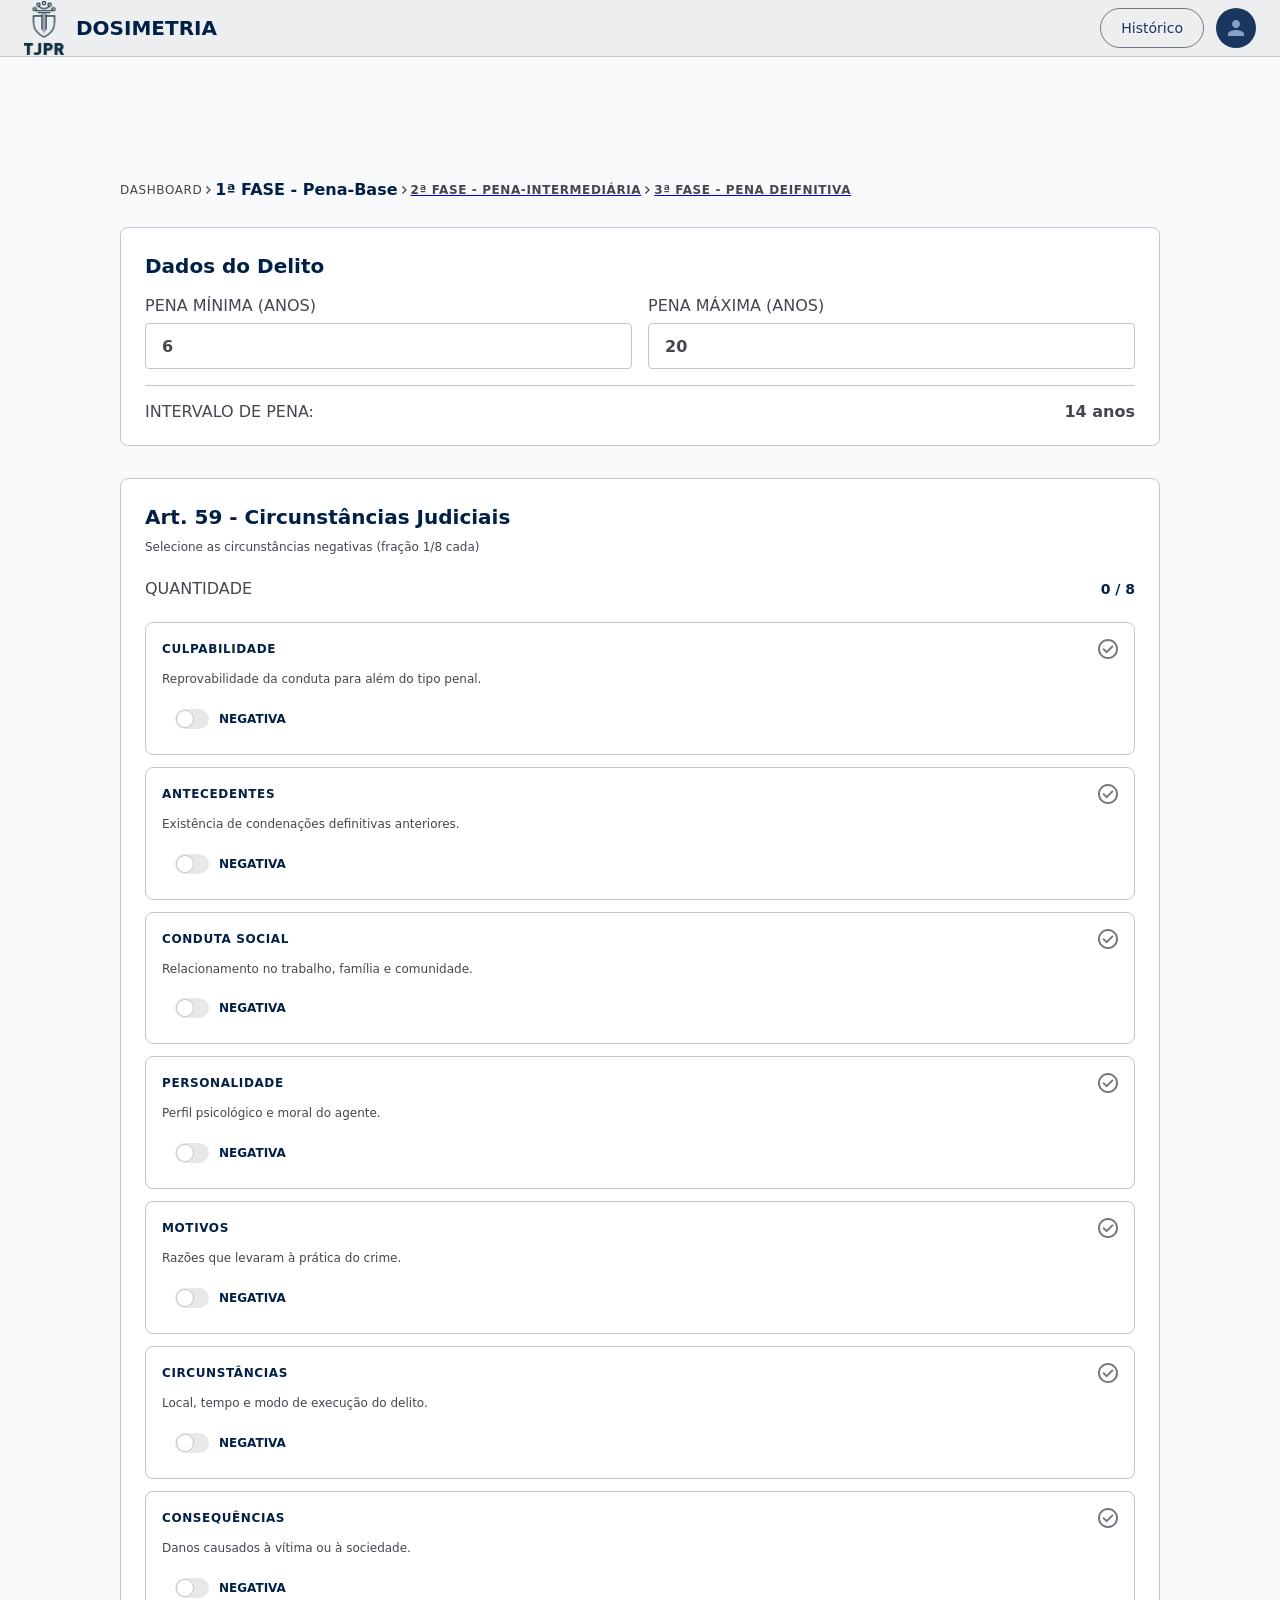
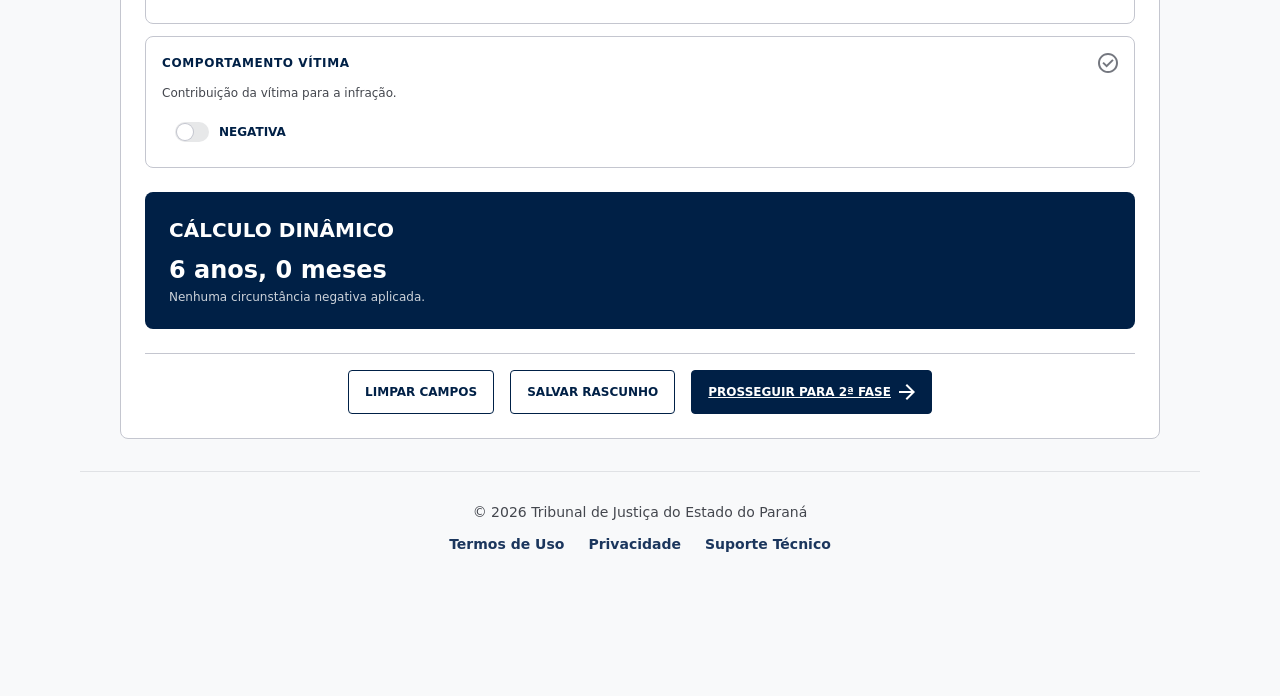
<file: index.html>
<!DOCTYPE html>
<html lang="pt-br">
<head>
    <meta charset="UTF-8">
    <meta name="viewport" content="width=device-width, initial-scale=1.0">
    <link rel="stylesheet" href="style.css">
    <title>Calculadora de Dosimetria Penal</title>
</head>
<body class="index-page">
    <div class="screen-frame" data-name="Html → Body">
       <header class="top-app-bar">
    <div class="top-app-bar__brand">
        <div class="top-app-bar__logo">
            <img src="assets/tj_logo.png" alt="Logo TJPR">
        </div>
        <div class="top-app-bar__title">
            <span>DOSIMETRIA</span>
        </div>
    </div>

    <div class="top-app-bar__actions" aria-label="Ações da página">
        <a class="top-app-bar__action top-app-bar__action--outline" href="histotrico.html">Histórico</a>
    </div>

    <a class="top-app-bar__profile" href="perfil.html" aria-label="Perfil do magistrado">
        <div class="top-app-bar__avatar">
            <span class="top-app-bar__avatar-icon" aria-hidden="true"></span>
        </div>
    </a>
</header>

        <main class="main-frame" data-name="Main">
            <section class="breadcrumbs-step" data-name="Breadcrumbs & Step Indicator">
                <div class="breadcrumbs-step__item" data-name="Container">DASHBOARD</div>
                <div class="breadcrumbs-step__separator" data-name="Container">
                    <img src="assets/figma/icon-6-53.svg" alt="">
                </div>
                <div class="breadcrumbs-step__step-active" data-name="Container">1ª FASE - Pena-Base</div>
                <div class="breadcrumbs-step__separator" data-name="Container">
                    <img src="assets/figma/icon-6-53.svg" alt="">
                </div>
                <a href="segundo.html">
                <div class="breadcrumbs-step__step" data-name="Container">2ª FASE - Pena-Intermediária</div>
                </a>
                <div class="breadcrumbs-step__separator" data-name="Container">
                    <img src="assets/figma/icon-6-53.svg" alt="">
                </div>
                <a href="terceiro.html">
                <div class="breadcrumbs-step__step" data-name="Container">3ª FASE - Pena Deifnitiva</div>
                </a>
            </section>

            <div class="content-columns" data-name="Container">
                <section class="data-entry-sidebar-left" data-name="Data Entry Sidebar (Left)">
                    <form id="dosimetria-form" class="section section-delito" data-name="Form">
                        <div class="section__heading" data-name="Heading 2">Dados do Delito</div>
                        <div class="section__fields" data-name="Container">
                            <div class="field-row" data-name="Container">
                                <label class="field-label" for="pena-minima" data-name="Label">PENA MÍNIMA (ANOS)</label>
                                <div class="field-input" data-name="Input">
                                    <input id="pena-minima" class="field-input__control" data-name="Input" type="number" name="pena-minima" min="0" step="1" value="6" aria-label="Pena mínima (anos)">
                                </div>
                            </div>
                            <div class="field-row" data-name="Container">
                                <label class="field-label" for="pena-maxima" data-name="Label">PENA MÁXIMA (ANOS)</label>
                                <div class="field-input" data-name="Input">
                                    <input id="pena-maxima" class="field-input__control" data-name="Input" type="number" name="pena-maxima" min="0" step="1" value="20" aria-label="Pena máxima (anos)">
                                </div>
                            </div>
                            <div class="section__interval" data-name="HorizontalBorder">
                                <span data-name="Container">INTERVALO DE PENA:</span>
                                <span data-name="Container">14 anos</span>
                            </div>
                        </div>
                    </form>
                </section>

                <section class="circumstances-grid" data-name="Circumstances Grid (Right)">
                    <div class="section section-circumstances" data-name="Section">
                        <div class="section-circumstances__header" data-name="Container">
                            <div class="section-circumstances__title" data-name="Heading 2">
                                <span>Art. 59 - Circunstâncias Judiciais</span>
                            </div>
                            <div class="section-circumstances__hint" data-name="Container">
                                Selecione as circunstâncias negativas (fração 1/8 cada)
                            </div>
                        </div>
                        <div class="section-circumstances__quantity" data-name="Container">
                            <span data-name="Text">QUANTIDADE</span>
                            <span data-name="Container">0 / 8</span>
                        </div>

                        <div class="circumstances-list" data-name="Container">
                            <article class="circumstance-card" data-name="Container">
                                <div class="circumstance-card__heading" data-name="Paragraph">
                                    <div class="circumstance-card__title">CULPABILIDADE</div>
                                    <img src="assets/figma/icon-6-113.svg" alt="">
                                </div>
                                <div class="circumstance-card__description" data-name="Container">
                                    Reprovabilidade da conduta para além do tipo penal.
                                </div>
                                <button type="button" class="circumstance-card__toggle" data-name="Container" aria-pressed="false">
                                    <span class="circumstance-card__toggle-track" aria-hidden="true"><span class="circumstance-card__toggle-ball"></span></span>
                                    <img src="assets/figma/icon-6-118.svg" alt="">
                                    <span>NEGATIVA</span>
                                </button>
                            </article>

                            <article class="circumstance-card" data-name="Container">
                                <div class="circumstance-card__heading" data-name="Paragraph">
                                    <div class="circumstance-card__title">ANTECEDENTES</div>
                                    <img src="assets/figma/icon-6-113.svg" alt="">
                                </div>
                                <div class="circumstance-card__description" data-name="Container">
                                    Existência de condenações definitivas anteriores.
                                </div>
                                <button type="button" class="circumstance-card__toggle" data-name="Container" aria-pressed="false">
                                    <span class="circumstance-card__toggle-track" aria-hidden="true"><span class="circumstance-card__toggle-ball"></span></span>
                                    <img src="assets/figma/icon-6-130.svg" alt="">
                                    <span>NEGATIVA</span>
                                </button>
                            </article>

                            <article class="circumstance-card" data-name="Container">
                                <div class="circumstance-card__heading" data-name="Paragraph">
                                    <div class="circumstance-card__title">CONDUTA SOCIAL</div>
                                    <img src="assets/figma/icon-6-113.svg" alt="">
                                </div>
                                <div class="circumstance-card__description" data-name="Container">
                                    Relacionamento no trabalho, família e comunidade.
                                </div>
                                <button type="button" class="circumstance-card__toggle" data-name="Container" aria-pressed="false">
                                    <span class="circumstance-card__toggle-track" aria-hidden="true"><span class="circumstance-card__toggle-ball"></span></span>
                                    <img src="assets/figma/icon-6-142.svg" alt="">
                                    <span>NEGATIVA</span>
                                </button>
                            </article>

                            <article class="circumstance-card" data-name="Container">
                                <div class="circumstance-card__heading" data-name="Paragraph">
                                    <div class="circumstance-card__title">PERSONALIDADE</div>
                                    <img src="assets/figma/icon-6-113.svg" alt="">
                                </div>
                                <div class="circumstance-card__description" data-name="Container">
                                    Perfil psicológico e moral do agente.
                                </div>
                                <button type="button" class="circumstance-card__toggle" data-name="Container" aria-pressed="false">
                                    <span class="circumstance-card__toggle-track" aria-hidden="true"><span class="circumstance-card__toggle-ball"></span></span>
                                    <img src="assets/figma/icon-6-154.svg" alt="">
                                    <span>NEGATIVA</span>
                                </button>
                            </article>

                            <article class="circumstance-card" data-name="Container">
                                <div class="circumstance-card__heading" data-name="Paragraph">
                                    <div class="circumstance-card__title">MOTIVOS</div>
                                    <img src="assets/figma/icon-6-113.svg" alt="">
                                </div>
                                <div class="circumstance-card__description" data-name="Container">
                                    Razões que levaram à prática do crime.
                                </div>
                                <button type="button" class="circumstance-card__toggle" data-name="Container" aria-pressed="false">
                                    <span class="circumstance-card__toggle-track" aria-hidden="true"><span class="circumstance-card__toggle-ball"></span></span>
                                    <img src="assets/figma/icon-6-166.svg" alt="">
                                    <span>NEGATIVA</span>
                                </button>
                            </article>

                            <article class="circumstance-card" data-name="Container">
                                <div class="circumstance-card__heading" data-name="Paragraph">
                                    <div class="circumstance-card__title">CIRCUNSTÂNCIAS</div>
                                    <img src="assets/figma/icon-6-113.svg" alt="">
                                </div>
                                <div class="circumstance-card__description" data-name="Container">
                                    Local, tempo e modo de execução do delito.
                                </div>
                                <button type="button" class="circumstance-card__toggle" data-name="Container" aria-pressed="false">
                                    <span class="circumstance-card__toggle-track" aria-hidden="true"><span class="circumstance-card__toggle-ball"></span></span>
                                    <img src="assets/figma/icon-6-178.svg" alt="">
                                    <span>NEGATIVA</span>
                                </button>
                            </article>

                            <article class="circumstance-card" data-name="Container">
                                <div class="circumstance-card__heading" data-name="Paragraph">
                                    <div class="circumstance-card__title">CONSEQUÊNCIAS</div>
                                    <img src="assets/figma/icon-6-113.svg" alt="">
                                </div>
                                <div class="circumstance-card__description" data-name="Container">
                                    Danos causados à vítima ou à sociedade.
                                </div>
                                <button type="button" class="circumstance-card__toggle" data-name="Container" aria-pressed="false">
                                    <span class="circumstance-card__toggle-track" aria-hidden="true"><span class="circumstance-card__toggle-ball"></span></span>
                                    <img src="assets/figma/icon-6-190.svg" alt="">
                                    <span>NEGATIVA</span>
                                </button>
                            </article>

                            <article class="circumstance-card" data-name="Container">
                                <div class="circumstance-card__heading" data-name="Paragraph">
                                    <div class="circumstance-card__title">COMPORTAMENTO VÍTIMA</div>
                                    <img src="assets/figma/icon-6-113.svg" alt="">
                                </div>
                                <div class="circumstance-card__description" data-name="Container">
                                    Contribuição da vítima para a infração.
                                </div>
                                <button type="button" class="circumstance-card__toggle" data-name="Container" aria-pressed="false">
                                    <span class="circumstance-card__toggle-track" aria-hidden="true"><span class="circumstance-card__toggle-ball"></span></span>
                                    <img src="assets/figma/icon-6-204.svg" alt="">
                                    <span>NEGATIVA</span>
                                </button>
                            </article>
                        </div>

                        <div class="section section-result-card" data-name="Section - Result Card">
                            <div class="section-result-card__shadow" data-name="Section - Result Card:shadow"></div>
                            <div class="section-result-card__title" data-name="Heading 2">CÁLCULO DINÂMICO</div>
                            <div class="section-result-card__content" data-name="Container">
                                <div class="section-result-card__value" data-name="Container">6 anos, 0 meses</div>
                                <div class="section-result-card__note" data-name="Container">Nenhuma circunstância negativa aplicada.</div>
                            </div>
                        </div>

                        <div class="section-circumstances__actions" data-name="HorizontalBorder">
                            <button type="reset" form="dosimetria-form" class="action-button action-button--outline">LIMPAR CAMPOS</button>
                            <button type="button" class="action-button action-button--outline save-draft-button">Salvar rascunho</button>
                            <a href="segundo.html" class="action-button action-button--primary">
                                <span>PROSSEGUIR PARA 2ª FASE</span>
                                <img src="assets/figma/icon-6-211.svg" alt="">
                            </a>
                        </div>
                    </div>
                </section>
        </main>

        <footer class="footer" data-name="Footer">
            <div class="footer__content" data-name="Container">
                <div class="footer__copyright" data-name="Container">
                    © 2026 Tribunal de Justiça do Estado do Paraná
                </div>
                <div class="footer__links" data-name="Container">
                    <a href="#">Termos de Uso</a>
                    <a href="#">Privacidade</a>
                    <a href="#">Suporte Técnico</a>
                </div>
            </div>
        </footer>

        <nav class="bottom-nav-bar" aria-label="Navegação Principal">
            <a href="index.html" class="bottom-nav-bar__item bottom-nav-bar__item--active" aria-current="page">
                <img src="assets/figma/icon-bottom-1.svg" alt="">
                <span>Calculadora</span>
            </a>
            <a href="histotrico.html" class="bottom-nav-bar__item">
                <img src="assets/figma/icon-bottom-2.svg" alt="">
                <span>Histórico</span>
            </a>
            <a href="perfil.html" class="bottom-nav-bar__item">
                <img src="assets/figma/icon-bottom-3.svg" alt="">
                <span>Perfil</span>
            </a>
        </nav>
    </div>
    <script src="script.js"></script>
</body>
</html>
</file>
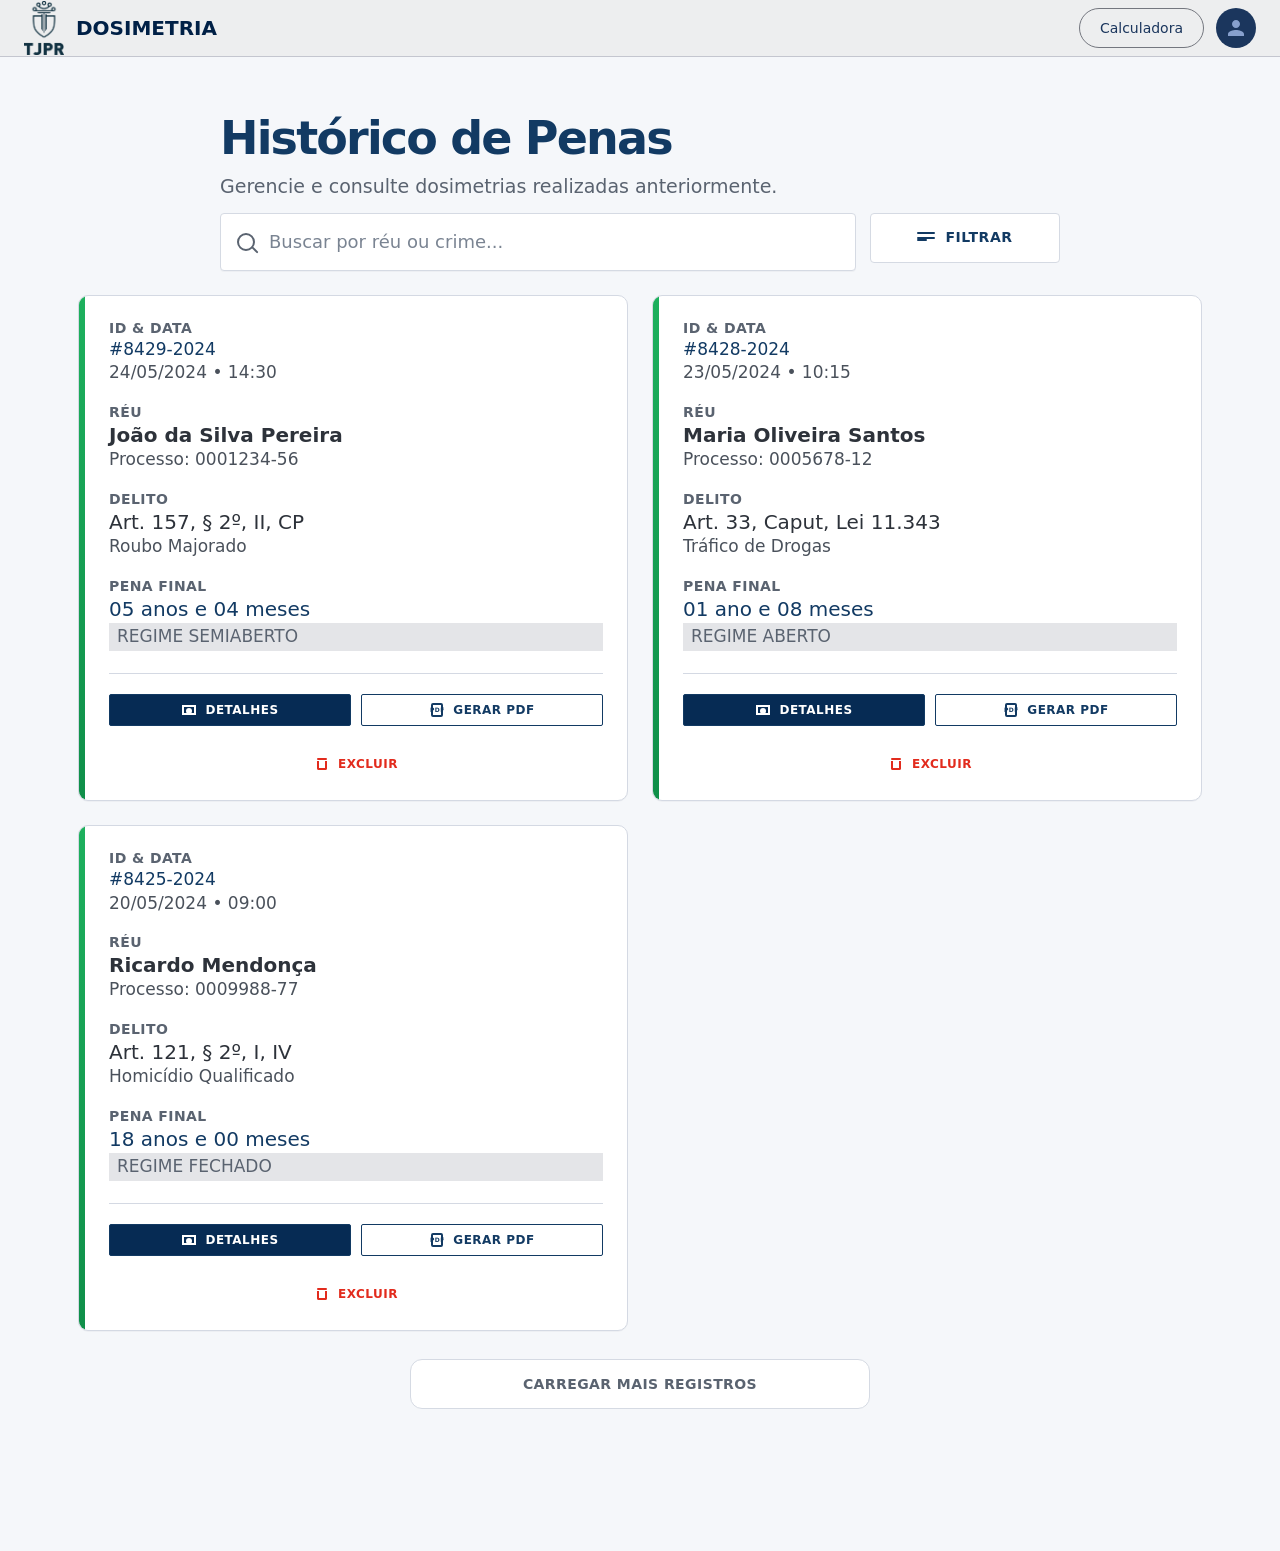
<file: histotrico.html>
<!DOCTYPE html>
<html lang="pt-br">
<head>
    <meta charset="UTF-8">
    <meta name="viewport" content="width=device-width, initial-scale=1.0">
    <link rel="stylesheet" href="style.css">
    <title>Histórico</title>
</head>
<body class="historico-page">
    <div class="screen-frame historico-screen-frame">
        <header class="top-app-bar">
    <div class="top-app-bar__brand">
        <div class="top-app-bar__logo">
            <img src="assets/tj_logo.png" alt="Logo TJPR">
        </div>
        <div class="top-app-bar__title">
            <span>DOSIMETRIA</span>
        </div>
    </div>

    <div class="top-app-bar__actions" aria-label="Ações da página">
        <a class="top-app-bar__action top-app-bar__action--outline" href="index.html">Calculadora</a>
    </div>

    <a class="top-app-bar__profile" href="perfil.html" aria-label="Perfil do magistrado">
        <div class="top-app-bar__avatar">
            <span class="top-app-bar__avatar-icon" aria-hidden="true"></span>
        </div>
    </a>
</header>

        <main class="historico-main" aria-label="Tela de histórico">
            <section class="historico-hero">
                <h1 class="historico-title">Histórico de Penas</h1>
                <p class="historico-description">Gerencie e consulte dosimetrias realizadas anteriormente.</p>

                <form class="historico-search" id="historico-search-form" role="search">
                    <label class="historico-search__field" for="historico-search-input">
                        <span class="historico-search__icon" aria-hidden="true"></span>
                        <input
                            id="historico-search-input"
                            class="historico-search__input"
                            type="search"
                            placeholder="Buscar por réu ou crime..."
                            autocomplete="off"
                            aria-label="Buscar por réu ou crime"
                        >
                    </label>
                    <button type="button" class="historico-filter-button action-button action-button--ghost" aria-pressed="false">
                        <span class="historico-filter-button__icon" aria-hidden="true"></span>
                        FILTRAR
                    </button>
                </form>
            </section>

            <section class="historico-list" aria-label="Registros do histórico">
                <article class="historico-card" data-history-card data-searchable-text="#8429-2024 24/05/2024 14:30 João da Silva Pereira Processo 0001234-56 Art. 157, § 2º, II, CP Roubo Majorado 05 anos e 04 meses Regime semiaberto">
                    <div class="historico-card__accent" aria-hidden="true"></div>
                    <div class="historico-card__body">
                        <div class="historico-card__meta-row">
                            <div class="historico-card__meta-group">
                                <span class="historico-card__eyebrow">ID &amp; DATA</span>
                                <span class="historico-card__id">#8429-2024</span>
                                <span class="historico-card__date">24/05/2024 • 14:30</span>
                            </div>
                        </div>

                        <div class="historico-card__meta-group">
                            <span class="historico-card__eyebrow">RÉU</span>
                            <strong class="historico-card__name">João da Silva Pereira</strong>
                            <span class="historico-card__process">Processo: 0001234-56</span>
                        </div>

                        <div class="historico-card__meta-group">
                            <span class="historico-card__eyebrow">DELITO</span>
                            <span class="historico-card__crime">Art. 157, § 2º, II, CP</span>
                            <span class="historico-card__crime-detail">Roubo Majorado</span>
                        </div>

                        <div class="historico-card__meta-group">
                            <span class="historico-card__eyebrow">PENA FINAL</span>
                            <span class="historico-card__penalty">05 anos e 04 meses</span>
                            <span class="historico-card__regime">REGIME SEMIABERTO</span>
                        </div>

                        <div class="historico-card__divider" aria-hidden="true"></div>

                        <div class="historico-card__actions">
                            <button type="button" class="historico-card__action historico-card__action--primary" data-history-action="details">
                                <span class="historico-icon historico-icon--eye" aria-hidden="true"></span>
                                DETALHES
                            </button>
                            <button type="button" class="historico-card__action historico-card__action--secondary" data-history-action="pdf">
                                <span class="historico-icon historico-icon--pdf" aria-hidden="true"></span>
                                GERAR PDF
                            </button>
                        </div>

                        <button type="button" class="historico-card__delete" data-history-action="delete">
                            <span class="historico-icon historico-icon--trash" aria-hidden="true"></span>
                            EXCLUIR
                        </button>
                    </div>
                </article>

                <article class="historico-card" data-history-card data-searchable-text="#8428-2024 23/05/2024 10:15 Maria Oliveira Santos Processo 0005678-12 Art. 33, Caput, Lei 11.343 Tráfico de Drogas 01 ano e 08 meses Regime aberto">
                    <div class="historico-card__accent" aria-hidden="true"></div>
                    <div class="historico-card__body">
                        <div class="historico-card__meta-group">
                            <span class="historico-card__eyebrow">ID &amp; DATA</span>
                            <span class="historico-card__id">#8428-2024</span>
                            <span class="historico-card__date">23/05/2024 • 10:15</span>
                        </div>

                        <div class="historico-card__meta-group">
                            <span class="historico-card__eyebrow">RÉU</span>
                            <strong class="historico-card__name">Maria Oliveira Santos</strong>
                            <span class="historico-card__process">Processo: 0005678-12</span>
                        </div>

                        <div class="historico-card__meta-group">
                            <span class="historico-card__eyebrow">DELITO</span>
                            <span class="historico-card__crime">Art. 33, Caput, Lei 11.343</span>
                            <span class="historico-card__crime-detail">Tráfico de Drogas</span>
                        </div>

                        <div class="historico-card__meta-group">
                            <span class="historico-card__eyebrow">PENA FINAL</span>
                            <span class="historico-card__penalty">01 ano e 08 meses</span>
                            <span class="historico-card__regime">REGIME ABERTO</span>
                        </div>

                        <div class="historico-card__divider" aria-hidden="true"></div>

                        <div class="historico-card__actions">
                            <button type="button" class="historico-card__action historico-card__action--primary" data-history-action="details">
                                <span class="historico-icon historico-icon--eye" aria-hidden="true"></span>
                                DETALHES
                            </button>
                            <button type="button" class="historico-card__action historico-card__action--secondary" data-history-action="pdf">
                                <span class="historico-icon historico-icon--pdf" aria-hidden="true"></span>
                                GERAR PDF
                            </button>
                        </div>

                        <button type="button" class="historico-card__delete" data-history-action="delete">
                            <span class="historico-icon historico-icon--trash" aria-hidden="true"></span>
                            EXCLUIR
                        </button>
                    </div>
                </article>

                <article class="historico-card" data-history-card data-searchable-text="#8425-2024 20/05/2024 09:00 Ricardo Mendonça Processo 0009988-77 Art. 121, § 2º, I, IV Homicídio Qualificado 18 anos e 00 meses Regime fechado">
                    <div class="historico-card__accent" aria-hidden="true"></div>
                    <div class="historico-card__body">
                        <div class="historico-card__meta-group">
                            <span class="historico-card__eyebrow">ID &amp; DATA</span>
                            <span class="historico-card__id">#8425-2024</span>
                            <span class="historico-card__date">20/05/2024 • 09:00</span>
                        </div>

                        <div class="historico-card__meta-group">
                            <span class="historico-card__eyebrow">RÉU</span>
                            <strong class="historico-card__name">Ricardo Mendonça</strong>
                            <span class="historico-card__process">Processo: 0009988-77</span>
                        </div>

                        <div class="historico-card__meta-group">
                            <span class="historico-card__eyebrow">DELITO</span>
                            <span class="historico-card__crime">Art. 121, § 2º, I, IV</span>
                            <span class="historico-card__crime-detail">Homicídio Qualificado</span>
                        </div>

                        <div class="historico-card__meta-group">
                            <span class="historico-card__eyebrow">PENA FINAL</span>
                            <span class="historico-card__penalty">18 anos e 00 meses</span>
                            <span class="historico-card__regime">REGIME FECHADO</span>
                        </div>

                        <div class="historico-card__divider" aria-hidden="true"></div>

                        <div class="historico-card__actions">
                            <button type="button" class="historico-card__action historico-card__action--primary" data-history-action="details">
                                <span class="historico-icon historico-icon--eye" aria-hidden="true"></span>
                                DETALHES
                            </button>
                            <button type="button" class="historico-card__action historico-card__action--secondary" data-history-action="pdf">
                                <span class="historico-icon historico-icon--pdf" aria-hidden="true"></span>
                                GERAR PDF
                            </button>
                        </div>

                        <button type="button" class="historico-card__delete" data-history-action="delete">
                            <span class="historico-icon historico-icon--trash" aria-hidden="true"></span>
                            EXCLUIR
                        </button>
                    </div>
                </article>

                <button type="button" class="historico-load-more action-button action-button--outline" id="historico-load-more">
                    CARREGAR MAIS REGISTROS
                </button>
            </section>
        </main>
        <footer class="footer" data-name="Footer">
            <div class="footer__content" data-name="Container">
                <div class="footer__copyright" data-name="Container">
                    © 2026 Tribunal de Justiça do Estado do Paraná
                </div>
                <div class="footer__links" data-name="Container">
                    <a href="#">Termos de Uso</a>
                    <a href="#">Privacidade</a>
                    <a href="#">Suporte Técnico</a>
                </div>
            </div>
        </footer>
            <nav class="bottom-nav-bar" aria-label="Navegação Principal">
            <a href="index.html" class="bottom-nav-bar__item">
                <img src="assets/figma/icon-bottom-1.svg" alt="">
                <span>Calculadora</span>
            </a>
            <a href="histotrico.html" class="bottom-nav-bar__item bottom-nav-bar__item--active" aria-current="page">
                <img src="assets/figma/icon-bottom-2.svg" alt="">
                <span>Histórico</span>
            </a>
            <a href="perfil.html" class="bottom-nav-bar__item">
                <img src="assets/figma/icon-bottom-3.svg" alt="">
                <span>Perfil</span>
            </a>
        </nav>
    </div>
    <script src="script.js"></script>
</body>
</html>
</file>
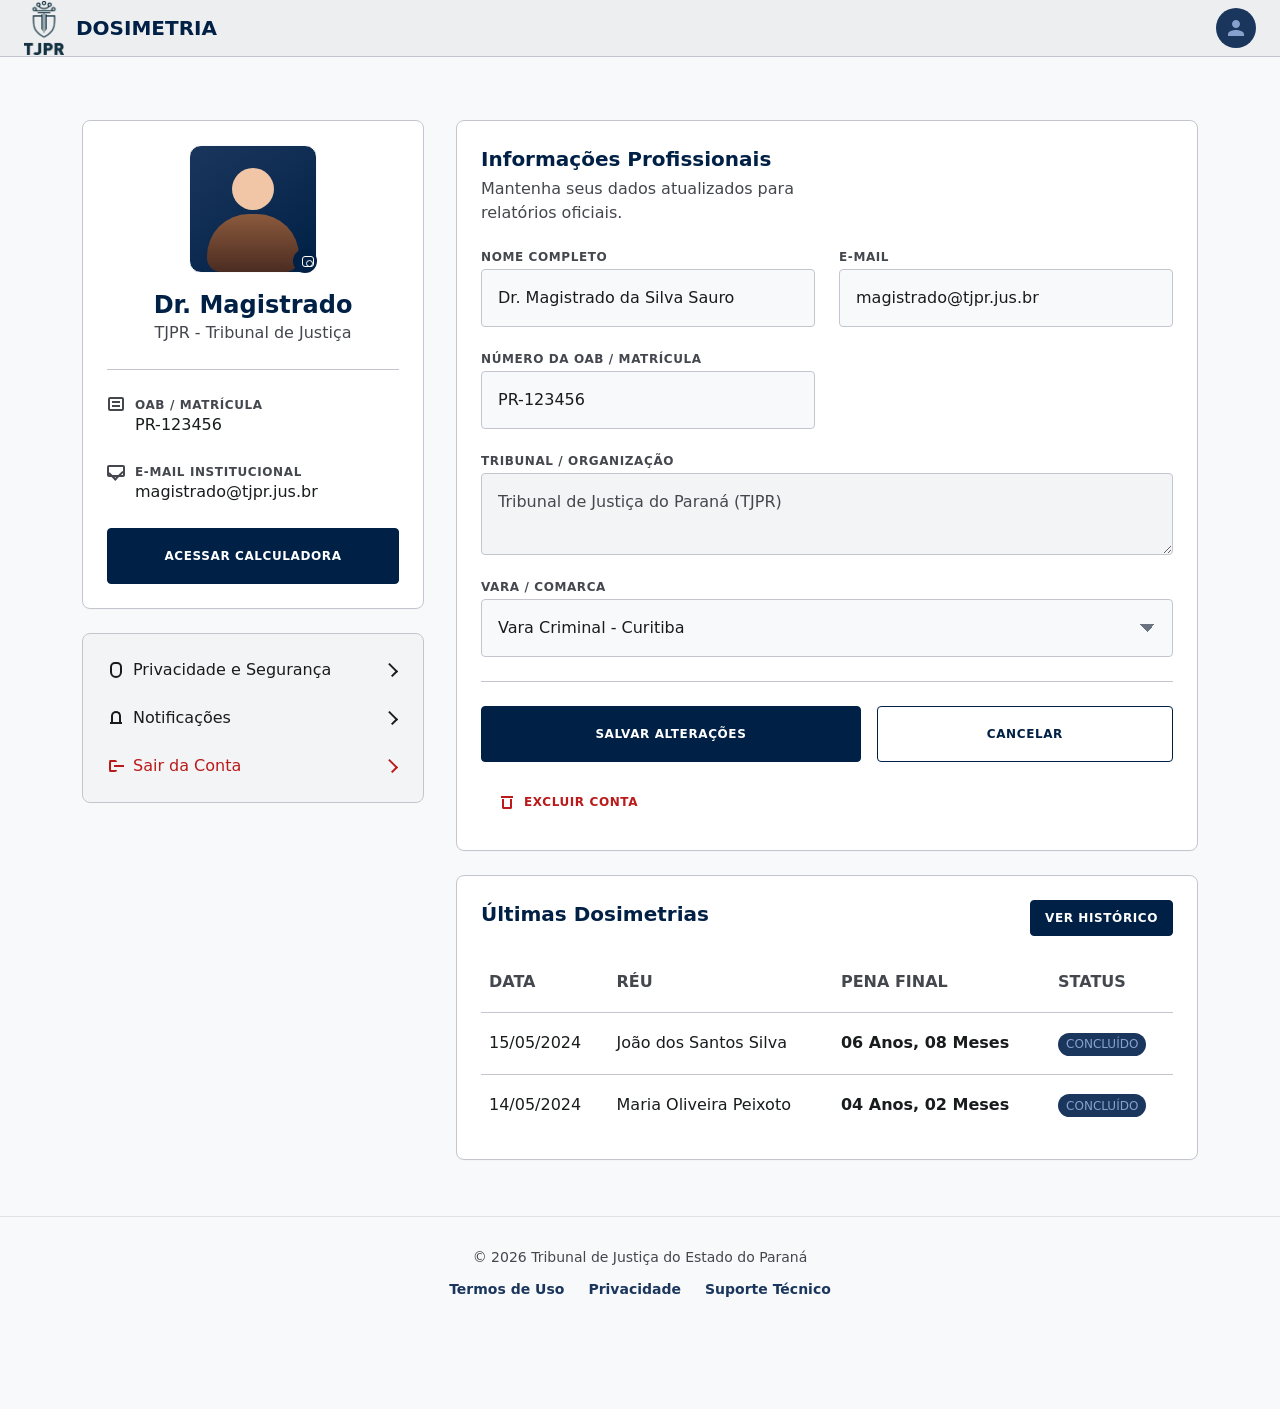
<file: perfil.html>
<!DOCTYPE html>
<html lang="pt-br">
<head>
    <meta charset="UTF-8">
    <meta name="viewport" content="width=device-width, initial-scale=1.0">
    <link rel="stylesheet" href="style.css">
    <title>Perfil</title>
</head>
<body class="perfil-page">
    <div class="screen-frame perfil-screen-frame">
        <header class="top-app-bar">
    <div class="top-app-bar__brand">
        <div class="top-app-bar__logo">
            <img src="assets/tj_logo.png" alt="Logo TJPR">
        </div>
        <div class="top-app-bar__title">
            <span>DOSIMETRIA</span>
        </div>
    </div>

    <div class="top-app-bar__actions" aria-label="Ações da página"></div>

    <a class="top-app-bar__profile" href="perfil.html" aria-label="Perfil do magistrado">
        <div class="top-app-bar__avatar">
            <span class="top-app-bar__avatar-icon" aria-hidden="true"></span>
        </div>
    </a>
</header>

        <main class="perfil-main" aria-label="Tela de perfil">
            <aside class="perfil-sidebar" aria-label="Resumo do perfil">
                <section class="perfil-summary-card">
                    <div class="perfil-photo-wrap">
                        <div class="perfil-photo" aria-hidden="true">
                            <span class="perfil-photo__head"></span>
                            <span class="perfil-photo__robe"></span>
                        </div>
                        <button type="button" class="perfil-photo-edit" aria-label="Alterar foto de perfil">
                            <span class="perfil-icon perfil-icon--camera" aria-hidden="true"></span>
                        </button>
                    </div>

                    <div class="perfil-summary-card__identity">
                        <h1>Dr. Magistrado</h1>
                        <p>TJPR - Tribunal de Justiça</p>
                    </div>

                    <dl class="perfil-summary-list">
                        <div>
                            <dt><span class="perfil-icon perfil-icon--id" aria-hidden="true"></span>OAB / MATRÍCULA</dt>
                            <dd>PR-123456</dd>
                        </div>
                        <div>
                            <dt><span class="perfil-icon perfil-icon--mail" aria-hidden="true"></span>E-MAIL INSTITUCIONAL</dt>
                            <dd>magistrado@tjpr.jus.br</dd>
                        </div>
                    </dl>

                    <a class="perfil-button perfil-button--primary perfil-summary-card__calculator" href="index.html">
                        Acessar calculadora
                    </a>
                </section>

                <nav class="perfil-menu-card" aria-label="Configurações da conta">
                    <a href="#">
                        <span><span class="perfil-icon perfil-icon--shield" aria-hidden="true"></span>Privacidade e Segurança</span>
                        <span class="perfil-chevron" aria-hidden="true"></span>
                    </a>
                    <a href="#">
                        <span><span class="perfil-icon perfil-icon--bell" aria-hidden="true"></span>Notificações</span>
                        <span class="perfil-chevron" aria-hidden="true"></span>
                    </a>
                    <a class="perfil-menu-card__danger" href="#">
                        <span><span class="perfil-icon perfil-icon--logout" aria-hidden="true"></span>Sair da Conta</span>
                        <span class="perfil-chevron" aria-hidden="true"></span>
                    </a>
                </nav>
            </aside>

            <section class="perfil-content" aria-label="Dados profissionais">
                <form class="perfil-form-card">
                    <div class="perfil-section-heading">
                        <h2>Informações Profissionais</h2>
                        <p>Mantenha seus dados atualizados para relatórios oficiais.</p>
                    </div>

                    <div class="perfil-form-grid">
                        <label class="perfil-field">
                            <span>NOME COMPLETO</span>
                            <input type="text" value="Dr. Magistrado da Silva Sauro">
                        </label>
                        <label class="perfil-field">
                            <span>E-MAIL</span>
                            <input type="email" value="magistrado@tjpr.jus.br">
                        </label>
                        <label class="perfil-field">
                            <span>NÚMERO DA OAB / MATRÍCULA</span>
                            <input type="text" value="PR-123456">
                        </label>
                        <label class="perfil-field">
                            <span>TRIBUNAL / ORGANIZAÇÃO</span>
                            <textarea readonly>Tribunal de Justiça do Paraná (TJPR)</textarea>
                        </label>
                        <label class="perfil-field">
                            <span>VARA / COMARCA</span>
                            <select>
                                <option>Vara Criminal - Curitiba</option>
                                <option>Vara Criminal - Londrina</option>
                                <option>Vara Criminal - Maringá</option>
                            </select>
                        </label>
                    </div>

                    <div class="perfil-form-actions">
                        <div class="perfil-form-actions__primary">
                            <button type="submit" class="perfil-button perfil-button--primary">SALVAR ALTERAÇÕES</button>
                            <button type="reset" class="perfil-button perfil-button--outline">CANCELAR</button>
                        </div>
                        <button type="button" class="perfil-button perfil-button--danger">
                            <span class="perfil-icon perfil-icon--trash" aria-hidden="true"></span>
                            EXCLUIR CONTA
                        </button>
                    </div>
                </form>

                <section class="perfil-history-card">
                    <div class="perfil-history-card__header">
                        <h2>Últimas Dosimetrias</h2>
                        <div class="perfil-history-card__actions">
                            <a href="histotrico.html">Ver Histórico</a>
                        </div>
                    </div>

                    <div class="perfil-table-wrap">
                        <table class="perfil-history-table">
                            <thead>
                                <tr>
                                    <th>DATA</th>
                                    <th>RÉU</th>
                                    <th>PENA FINAL</th>
                                    <th>STATUS</th>
                                </tr>
                            </thead>
                            <tbody>
                                <tr>
                                    <td>15/05/2024</td>
                                    <td>João dos Santos Silva</td>
                                    <td><strong>06 Anos, 08 Meses</strong></td>
                                    <td><span class="perfil-status">CONCLUÍDO</span></td>
                                </tr>
                                <tr>
                                    <td>14/05/2024</td>
                                    <td>Maria Oliveira Peixoto</td>
                                    <td><strong>04 Anos, 02 Meses</strong></td>
                                    <td><span class="perfil-status">CONCLUÍDO</span></td>
                                </tr>
                            </tbody>
                        </table>
                    </div>
                </section>
            </section>
        </main>
        <footer class="footer" data-name="Footer">
            <div class="footer__content" data-name="Container">
                <div class="footer__copyright" data-name="Container">
                    © 2026 Tribunal de Justiça do Estado do Paraná
                </div>
                <div class="footer__links" data-name="Container">
                    <a href="#">Termos de Uso</a>
                    <a href="#">Privacidade</a>
                    <a href="#">Suporte Técnico</a>
                </div>
            </div>
        </footer>
        <nav class="bottom-nav-bar" aria-label="Navegação Principal">
            <a href="index.html" class="bottom-nav-bar__item">
                <img src="assets/figma/icon-bottom-1.svg" alt="">
                <span>Calculadora</span>
            </a>
            <a href="histotrico.html" class="bottom-nav-bar__item">
                <img src="assets/figma/icon-bottom-2.svg" alt="">
                <span>Histórico</span>
            </a>
            <a href="perfil.html" class="bottom-nav-bar__item bottom-nav-bar__item--active" aria-current="page">
                <img src="assets/figma/icon-bottom-3.svg" alt="">
                <span>Perfil</span>
            </a>
        </nav>
    </div>
</body>
</html>
</file>
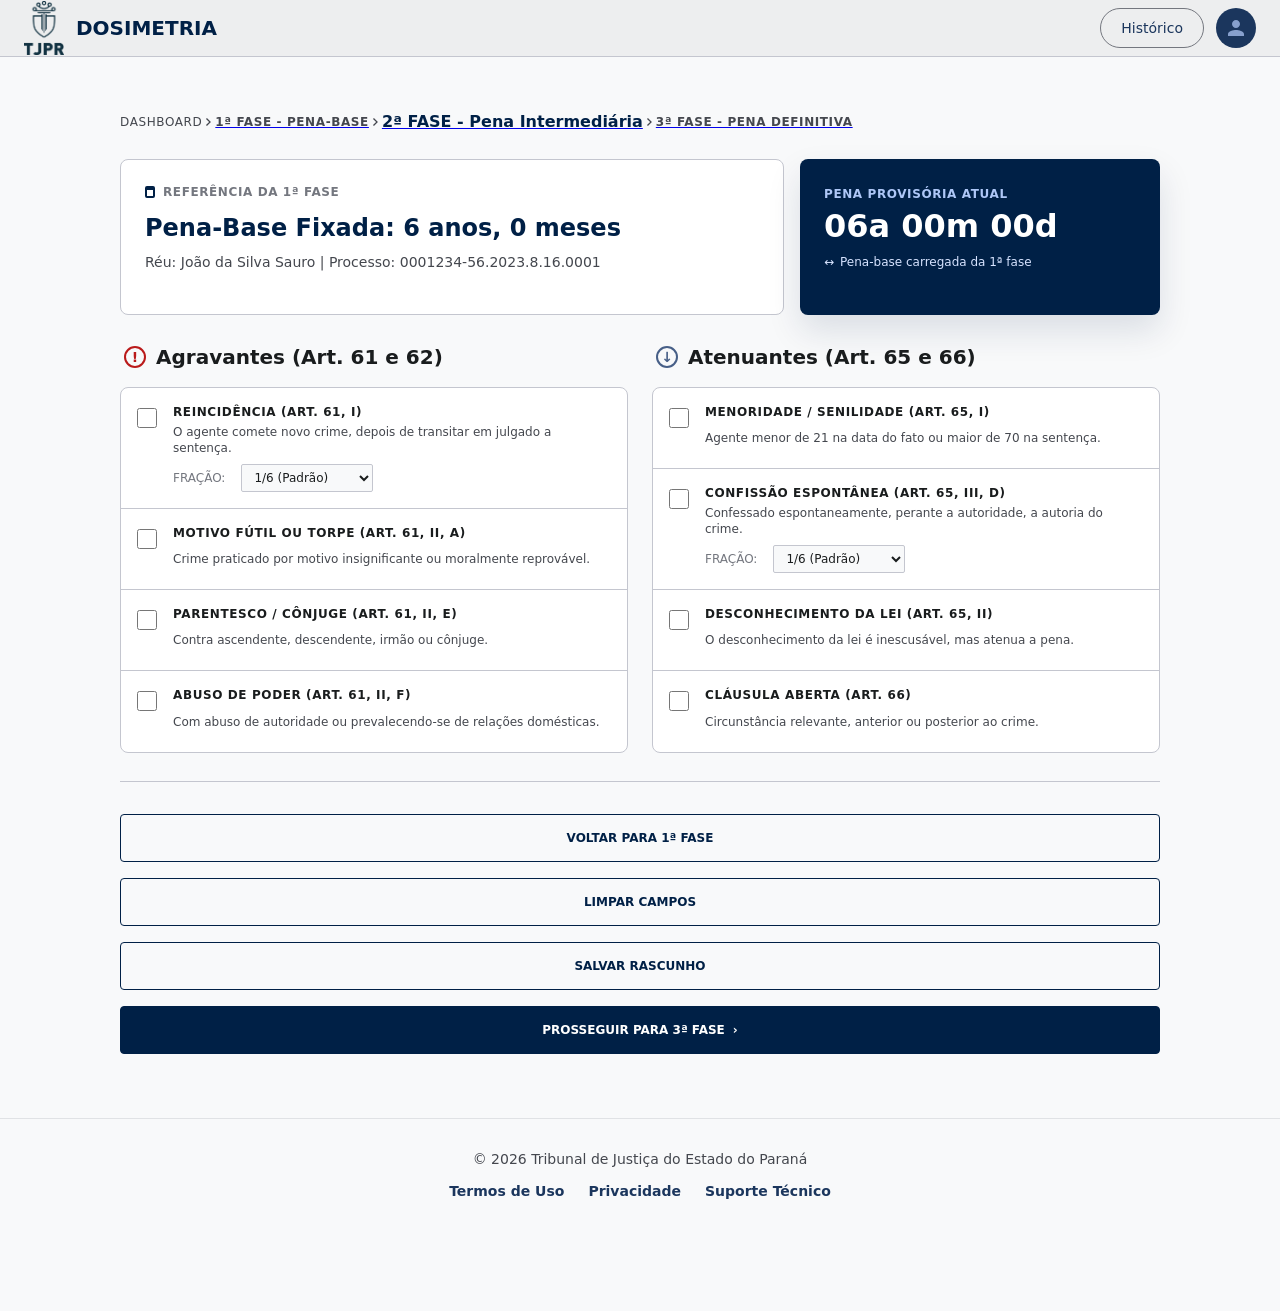
<file: segundo.html>
<!DOCTYPE html>
<html lang="pt-br">
<head>
    <meta charset="UTF-8">
    <meta name="viewport" content="width=device-width, initial-scale=1.0">
    <link rel="stylesheet" href="style.css">
    <title>2ª Fase - Dosimetria</title>
</head>
<body class="segundo-page">
    <div class="screen-frame segundo-screen-frame">
        <header class="top-app-bar">
    <a class="top-app-bar__brand" href="index.html" aria-label="Voltar para a calculadora">
        <div class="top-app-bar__logo">
            <img src="assets/tj_logo.png" alt="Logo TJPR">
        </div>
        <div class="top-app-bar__title">
            <span>DOSIMETRIA</span>
        </div>
    </a>
    <div class="top-app-bar__actions" aria-label="Ações da página">
        <a class="top-app-bar__action top-app-bar__action--outline" href="histotrico.html">Histórico</a>
    </div>
    <a class="top-app-bar__profile" href="perfil.html" aria-label="Perfil do magistrado">
        <div class="top-app-bar__avatar">
            <span class="top-app-bar__avatar-icon" aria-hidden="true"></span>
        </div>
    </a>
</header>

        <main class="segundo-main" aria-label="2ª fase da dosimetria penal">
            <div class="main-frame">

            <section class="breadcrumbs-step" style="margin-top: 80px">
                <div class="breadcrumbs-step__item" data-name="Container">DASHBOARD</div>
            
                <div class="breadcrumbs-step__separator" data-name="Container">
                    <img src="assets/figma/icon-6-53.svg" alt="">
                </div>
                <a href="index.html">
                <div class="breadcrumbs-step__step" data-name="Container">1ª FASE - Pena-Base</div>
                </a>
                <div class="breadcrumbs-step__separator" data-name="Container">
                    <img src="assets/figma/icon-6-53.svg" alt="">
                </div>
            
                <a href="segundo.html">
                    <div class="breadcrumbs-step__step-active" data-name="Container">2ª FASE - Pena Intermediária</div>
                </a>
            
                <div class="breadcrumbs-step__separator" data-name="Container">
                    <img src="assets/figma/icon-6-53.svg" alt="">
                </div>
            
                <a href="terceiro.html">
                    <div class="breadcrumbs-step__step" data-name="Container">3ª FASE - Pena Definitiva</div>
                </a>
            </section>
            <section class="segundo-summary" aria-label="Resumo da dosimetria">
                <article class="segundo-reference-card">
                    <div class="segundo-kicker">
                        <span class="segundo-kicker__icon" aria-hidden="true"></span>
                        REFERÊNCIA DA 1ª FASE
                    </div>
                    <h1>Pena-Base Fixada: 05 anos e 04 meses</h1>
                    <p>Réu: João da Silva Sauro | Processo: 0001234-56.2023.8.16.0001</p>
                </article>

                <article class="segundo-current-card">
                    <span>PENA PROVISÓRIA ATUAL</span>
                    <strong>05a 04m 00d</strong>
                    <p><span aria-hidden="true">↔</span> Sem alterações na 2ª fase</p>
                </article>
            </section>

            <section class="segundo-factors" aria-label="Agravantes e atenuantes">
                <section class="segundo-factor-section segundo-factor-section--aggravating" aria-labelledby="agravantes-title">
                    <div class="segundo-factor-section__title">
                        <span class="segundo-factor-icon" aria-hidden="true">!</span>
                        <h2 id="agravantes-title">Agravantes (Art. 61 e 62)</h2>
                    </div>

                    <div class="segundo-factor-list">
                        <label class="segundo-factor-item">
                            <input form="segunda-fase-form" type="checkbox" name="agravantes" value="reincidencia">
                            <span class="segundo-factor-item__body">
                                <strong>Reincidência (Art. 61, I)</strong>
                                <span>O agente comete novo crime, depois de transitar em julgado a sentença.</span>
                                <span class="segundo-fraction-row">
                                    <span>FRAÇÃO:</span>
                                    <select form="segunda-fase-form" aria-label="Fração da reincidência">
                                        <option>1/6 (Padrão)</option>
                                        <option>1/5</option>
                                        <option>1/4</option>
                                    </select>
                                </span>
                            </span>
                        </label>

                        <label class="segundo-factor-item">
                            <input form="segunda-fase-form" type="checkbox" name="agravantes" value="motivo-torpe">
                            <span class="segundo-factor-item__body">
                                <strong>Motivo Fútil ou Torpe (Art. 61, II, a)</strong>
                                <span>Crime praticado por motivo insignificante ou moralmente reprovável.</span>
                            </span>
                        </label>

                        <label class="segundo-factor-item">
                            <input form="segunda-fase-form" type="checkbox" name="agravantes" value="parentesco">
                            <span class="segundo-factor-item__body">
                                <strong>Parentesco / Cônjuge (Art. 61, II, e)</strong>
                                <span>Contra ascendente, descendente, irmão ou cônjuge.</span>
                            </span>
                        </label>

                        <label class="segundo-factor-item">
                            <input form="segunda-fase-form" type="checkbox" name="agravantes" value="abuso-poder">
                            <span class="segundo-factor-item__body">
                                <strong>Abuso de Poder (Art. 61, II, f)</strong>
                                <span>Com abuso de autoridade ou prevalecendo-se de relações domésticas.</span>
                            </span>
                        </label>
                    </div>
                </section>

                <section class="segundo-factor-section segundo-factor-section--mitigating" aria-labelledby="atenuantes-title">
                    <div class="segundo-factor-section__title">
                        <span class="segundo-factor-icon" aria-hidden="true">↓</span>
                        <h2 id="atenuantes-title">Atenuantes (Art. 65 e 66)</h2>
                    </div>

                    <div class="segundo-factor-list">
                        <label class="segundo-factor-item">
                            <input form="segunda-fase-form" type="checkbox" name="atenuantes" value="menoridade-senilidade">
                            <span class="segundo-factor-item__body">
                                <strong>Menoridade / Senilidade (Art. 65, I)</strong>
                                <span>Agente menor de 21 na data do fato ou maior de 70 na sentença.</span>
                            </span>
                        </label>

                        <label class="segundo-factor-item">
                            <input form="segunda-fase-form" type="checkbox" name="atenuantes" value="confissao">
                            <span class="segundo-factor-item__body">
                                <strong>Confissão Espontânea (Art. 65, III, d)</strong>
                                <span>Confessado espontaneamente, perante a autoridade, a autoria do crime.</span>
                                <span class="segundo-fraction-row">
                                    <span>FRAÇÃO:</span>
                                    <select form="segunda-fase-form" aria-label="Fração da confissão espontânea">
                                        <option>1/6 (Padrão)</option>
                                        <option>1/5</option>
                                        <option>1/4</option>
                                    </select>
                                </span>
                            </span>
                        </label>

                        <label class="segundo-factor-item">
                            <input form="segunda-fase-form" type="checkbox" name="atenuantes" value="desconhecimento-lei">
                            <span class="segundo-factor-item__body">
                                <strong>Desconhecimento da Lei (Art. 65, II)</strong>
                                <span>O desconhecimento da lei é inescusável, mas atenua a pena.</span>
                            </span>
                        </label>

                        <label class="segundo-factor-item">
                            <input form="segunda-fase-form" type="checkbox" name="atenuantes" value="clausula-aberta">
                            <span class="segundo-factor-item__body">
                                <strong>Cláusula Aberta (Art. 66)</strong>
                                <span>Circunstância relevante, anterior ou posterior ao crime.</span>
                            </span>
                        </label>
                    </div>
                </section>
            </section>

            <section class="segundo-actions" aria-label="Ações da segunda fase">
    <a class="action-button action-button--outline" href="index.html">VOLTAR PARA 1ª FASE</a>
    
    <button class="action-button action-button--outline clear-button" type="button" onclick="document.getElementById('segunda-fase-form').reset();">LIMPAR CAMPOS</button>
    
    <button class="action-button action-button--outline save-draft-button" type="button">Salvar rascunho</button>
    <a class="action-button action-button--primary" href="terceiro.html">
        PROSSEGUIR PARA 3ª FASE
        <span aria-hidden="true">›</span>
    </a>
</section>

        </main>
        <footer class="footer" data-name="Footer">
            <div class="footer__content" data-name="Container">
                <div class="footer__copyright" data-name="Container">
                    © 2026 Tribunal de Justiça do Estado do Paraná
                </div>
                <div class="footer__links" data-name="Container">
                    <a href="#">Termos de Uso</a>
                    <a href="#">Privacidade</a>
                    <a href="#">Suporte Técnico</a>
                </div>
            </div>
        </footer>

        <form id="segunda-fase-form" hidden></form>

       <nav class="bottom-nav-bar" aria-label="Navegação Principal">
            <a href="index.html" class="bottom-nav-bar__item bottom-nav-bar__item--active" aria-current="page">
                <img src="assets/figma/icon-bottom-1.svg" alt="">
                <span>Calculadora</span>
            </a>
            <a href="histotrico.html" class="bottom-nav-bar__item">
                <img src="assets/figma/icon-bottom-2.svg" alt="">
                <span>Histórico</span>
            </a>
            <a href="perfil.html" class="bottom-nav-bar__item">
                <img src="assets/figma/icon-bottom-3.svg" alt="">
                <span>Perfil</span>
            </a>
        </nav>
    </div>
    <script src="script.js"></script>
</body>
</html>
</file>
<file: style.css>
* {
  box-sizing: border-box;
}
html, body {
  margin: 0;
  min-height: 100%;
}
body {
  display: flex;
  justify-content: center;
  align-items: flex-start;
  padding: 24px;
  background: #F8F9FA;
  font-family: Inter, system-ui, sans-serif;
  color: #44474E;
}
img {
  display: block;
  max-width: 100%;
}
button {
  font: inherit;
  cursor: pointer;
}
.screen-frame {
  width: min(100%, 1120px);
  max-width: 1120px;
  position: relative;
  padding: 112px 0 8px;
  background: #F8F9FA;
}

.main-frame {
  width: min(100%, 1040px);
  margin: 0 auto;
  display: flex;
  flex-direction: column;
  gap: 24px;
}
.breadcrumbs-step {
  display: flex;
  align-items: center;
  gap: 4px;
}
.breadcrumbs-step__item,
.breadcrumbs-step__step {
  font-size: 12px;
  line-height: 1.3333333;
  text-transform: uppercase;
  letter-spacing: 0.05em;
}
.breadcrumbs-step__item {
  font-weight: 500;
  color: #44474E;
}
.breadcrumbs-step__step-active {
  font-weight: 700;
  color: #002046;
}
.breadcrumbs-step__step{
  font-weight: 700;
  color: #44474E;
  text-decoration: none;
}
.content-columns {
  display: grid;
  gap: 24px;
  grid-template-columns: 1fr;
}
.data-entry-sidebar-left,
.circumstances-grid {
  display: flex;
  flex-direction: column;
  gap: 16px;
}
.section {
  background: #FFFFFF;
  border: 1px solid #C4C6CF;
  border-radius: 8px;
}
.section-delito {
  padding: 24px;
  display: flex;
  flex-direction: column;
  gap: 16px;
}
.section__heading,
.section-circumstances__title,
.section-result-card__title {
  font-family: Manrope, Inter, system-ui, sans-serif;
  font-weight: 600;
  font-size: 20px;
  line-height: 1.4;
  color: #002046;
}
.section__fields {
  display: grid;
  grid-template-columns: 1fr;
  gap: 16px;
}
.field-row {
  width:100%;
  display: flex;
  flex-direction: column;
  gap: 8px;
}

.field-input {
  display: flex;
  align-items: center;
  justify-content: space-between;
  min-height: 44px;
  padding: 0 14px;
  background: #FFFFFF;
  border: 1px solid #C4C6CF;
  border-radius: 4px;
  transition: border-color 0.2s ease, box-shadow 0.2s ease;
}
.field-input:hover,
.field-input:focus-within {
  border-color: #002046;
  box-shadow: 0 0 0 4px rgba(0, 32, 70, 0.08);
}
.field-input__control {
  width: 100%;
  border: none;
  outline: none;
  background: transparent;
  font-size: 16px;
  font-weight: 600;
  color: #44474E;
  font-family: inherit;
  min-height: 44px;
}
.field-input__control:hover,
.field-input__control:focus {
  cursor: text;
}
.field-input__control::-webkit-outer-spin-button,
.field-input__control::-webkit-inner-spin-button {
  -webkit-appearance: none;
  margin: 0;
}
.field-input__control[type=number] {
  appearance: textfield;
  -moz-appearance: textfield;
}
.field-value {
  font-size: 16px;
  font-weight: 600;
  color: #44474E;
}
.section__interval {
  display: flex;
  justify-content: space-between;
  align-items: center;
  gap: 8px;
  padding-top: 16px;
  border-top: 1px solid #C4C6CF;
}
.section__interval span:last-child {
  font-size: 16px;
  font-weight: 700;
}
/* ==========================================================================
   BOTTOM NAV BAR (GLOBAL E PADRONIZADA PARA TODAS AS TELAS)
   ========================================================================== */

.bottom-nav-bar {
  display: flex;
  justify-content: space-around;
  align-items: center;
  width: 100%;
  background: #F8F9FA;
  border-top: 1px solid #C4C6CF;
  padding: 8px 16px;
  
  /* Fixa a barra no rodapé da tela nos dispositivos móveis */
  position: fixed; 
  bottom: 0;
  left: 0;
  z-index: 1000;
  box-shadow: 0 -1px 8px rgba(12, 24, 44, 0.08);
}

.bottom-nav-bar__item {
  display: flex;
  flex-direction: column;
  align-items: center;
  justify-content: center;
  min-width: 65px;
  color: #44474E;
  text-decoration: none;
  gap: 4px;
  padding: 6px 12px;
  border-radius: 12px;
  transition: all 0.2s ease;
}

/* Ícones da barra */
.bottom-nav-bar__item img {
  width: 20px;
  height: 20px;
  transition: filter 0.2s ease;
}

/* Texto abaixo dos ícones */
.bottom-nav-bar__item span {
  font-size: 12px;
  line-height: 1.2;
  font-weight: 500;
  letter-spacing: 0;
  text-transform: none;
}

/* Efeito Hover (ao passar o mouse em telas maiores) */
.bottom-nav-bar__item:hover {
  background: rgba(0, 32, 70, 0.04);
  transform: translateY(-2px);
}

/* --- ESTADO ATIVO (Item da página atual) --- */
.bottom-nav-bar__item--active {
  background: #1B365D; /* Cor de fundo Azul Escuro */
  color: #87A0CD; /* Cor do texto Azul Claro */
  padding: 6px 24px; /* Mais largo para destacar */
}

/* Altera a cor do ícone no estado ativo para combinar com o texto */
.bottom-nav-bar__item--active img {
  filter: brightness(0) saturate(100%) invert(67%) sepia(16%) saturate(738%) hue-rotate(185deg) brightness(96%) contrast(89%);
}

.bottom-nav-bar__item--active span {
  color: #87A0CD;
}

/* ==========================================================================
   RESPONSIVIDADE (Esconde a barra em telas de computador)
   ========================================================================== */
@media (min-width: 640px) {
  .bottom-nav-bar {
    display: none;
  }
}
/* Development notice toast */
.dev-toast {
  position: fixed;
  left: 50%;
  transform: translateX(-50%) translateY(20px);
  bottom: 24px;
  background: rgba(0, 0, 0, 0.85);
  color: #FFFFFF;
  padding: 10px 14px;
  border-radius: 8px;
  font-size: 14px;
  font-weight: 600;
  opacity: 0;
  pointer-events: none;
  transition: transform .25s ease, opacity .25s ease;
  z-index: 1100;
}
.dev-toast.show {
  opacity: 1;
  transform: translateX(-50%) translateY(0);
  pointer-events: auto;
}
.section-result-card {
  position: relative;
  overflow: hidden;
  border: none;
  background: #002046;
  border-radius: 8px;
  padding: 24px;
  display: flex;
  flex-direction: column;
  gap: 12px;
}
.section-result-card__shadow {
  position: absolute;
  inset: 0;
  background: transparent;
}
.section-result-card__title {
  color: #FFFFFF;
}
.section-result-card__content {
  display: flex;
  flex-direction: column;
  gap: 4px;
}
.section-result-card__value {
  font-size: 24px;
  font-weight: 700;
  line-height: 1.2;
  color: #FFFFFF;
}
.section-result-card__note {
  font-size: 12px;
  line-height: 1.3333333;
  color: rgba(255, 255, 255, 0.8);
}
.section-circumstances {
  padding: 24px;
  display: flex;
  flex-direction: column;
  gap: 24px;
}
.section-circumstances__header {
  display: flex;
  flex-direction: column;
  gap: 8px;
}
.section-circumstances__title {
  display: flex;
  flex-direction: column;
  gap: 2px;
}
.section-circumstances__hint {
  font-size: 12px;
  line-height: 1.3333333;
  color: #44474E;
}
.section-circumstances__quantity {
  display: flex;
  justify-content: space-between;
  align-items: center;
  gap: 12px;
}
.section-circumstances__quantity span:last-child {
  font-size: 14px;
  font-weight: 700;
  color: #002046;
}
.circumstances-list {
  display: flex;
  flex-direction: column;
  gap: 12px;
}
.circumstance-card {
  background: #FFFFFF;
  border: 1px solid #C4C6CF;
  border-radius: 8px;
  padding: 16px;
  display: grid;
  gap: 12px;
}
.circumstance-card__heading {
  display: flex;
  justify-content: space-between;
  align-items: center;
  gap: 10px;
}
.circumstance-card__title {
  font-size: 12px;
  font-weight: 700;
  text-transform: uppercase;
  letter-spacing: 0.05em;
  color: #002046;
}
.circumstance-card__description {
  font-size: 12px;
  line-height: 1.4;
  color: #44474E;
}
.circumstance-card__toggle {
  display: inline-flex;
  align-items: center;
  gap: 10px;
  padding: 8px 12px;
  border-radius: 12px;
  border: 1px solid transparent;
  background: transparent;
  color: #002046;
  font-size: 12px;
  font-weight: 700;
  text-transform: uppercase;
  cursor: pointer;
  transition: transform 0.2s ease, color 0.2s ease;
}
.circumstance-card__toggle:hover {
  transform: translateY(-1px);
}
.circumstance-card__toggle:hover .circumstance-card__toggle-track {
  background: #D8DBDF;
}
.circumstance-card__toggle-track {
  position: relative;
  width: 34px;
  height: 20px;
  border-radius: 999px;
  background: #E7E8E9;
  flex-shrink: 0;
  transition: background 0.2s ease;
}
.circumstance-card__toggle-ball {
  position: absolute;
  top: 2px;
  left: 2px;
  width: 16px;
  height: 16px;
  border-radius: 999px;
  background: #FFFFFF;
  box-shadow: 0 0 0 1px #C4C6CF;
  transition: left 0.25s ease, background 0.25s ease, box-shadow 0.25s ease;
}
.circumstance-card__toggle[aria-pressed="true"] .circumstance-card__toggle-track {
  background: #002046;
}
.circumstance-card__toggle[aria-pressed="true"] .circumstance-card__toggle-ball {
  left: calc(100% - 18px - 2px);
  box-shadow: 0 0 0 1px rgba(255, 255, 255, 0.4);
}
.circumstance-card__toggle[aria-pressed="true"] {
  color: #002046;
}
.circumstance-card__toggle:focus-visible {
  outline: 2px solid #002046;
  outline-offset: 2px;
}
.circumstance-card__toggle img {
  display: none;
}
.section-circumstances__actions {
  display: flex;
  justify-content: space-between;
  gap: 12px;
  padding-top: 16px;
  border-top: 1px solid #C4C6CF;
}
.action-button {
  min-height: 44px;
  border-radius: 4px;
  border: 1px solid transparent;
  padding: 0 16px;
  font-size: 12px;
  line-height: 1.3333333;
  font-weight: 700;
  text-transform: uppercase;
  display: inline-flex;
  align-items: center;
  justify-content: center;
  gap: 8px;
}
.action-button--outline {
  background: transparent;
  border-color: #002046;
  color: #002046;
}
.action-button--outline:hover,
.action-button--outline:focus-visible {
  background: rgba(0, 32, 70, 0.08);
}
.action-button--primary {
  background: #002046;
  color: #FFFFFF;
  border-color: #002046;
  align-items: center;
}
.action-button--primary:hover,
.action-button--primary:focus-visible {
  background: #0E355F;
}
/* ==========================================================================
   FOOTER
   ========================================================================== */
.footer {
  width: 100%;
  /* O padding-bottom extra (80px) garante que a bottom-nav-bar (se for fixa no mobile) não cubra o footer */
  padding: 32px 24px 80px 24px; 
  background-color: transparent;
  border-top: 1px solid #E0E2E5; /* Linha sutil para separar do main */
  font-family: Inter, system-ui, sans-serif;
  color: #44474E;
  font-size: 14px;
  margin-top: 32px;
}

.footer__content {
  /* Alinha com o main-frame que tem max-width: 1040px */
  width: min(100%, 1040px);
  margin: 0 auto;
  display: flex;
  flex-direction: column;
  align-items: center;
  gap: 16px;
  text-align: center;
}

.footer__links {
  display: flex;
  gap: 24px;
  flex-wrap: wrap;
  justify-content: center;
}

.footer__links a {
  color: #1B365D; /* Azul escuro do tema */
  text-decoration: none;
  font-weight: 600;
  transition: color 0.2s ease, text-decoration 0.2s ease;
}

.footer__links a:hover,
.footer__links a:focus {
  text-decoration: underline;
  color: #11223A;
}

@media (min-width: 768px) {
  body {
    padding: 32px;
  }

  .screen-frame {
    padding: 132px 0 16px;
  }
  .main-frame {
    gap: 28px;
  }

  .content-columns {
    grid-template-columns: minmax(280px, 420px) minmax(320px, 1fr);
    align-items: start;
  }

  .section__fields {
    grid-template-columns: repeat(2, minmax(0, 1fr));
  }

  .section__interval {
    grid-column: 1 / -1;
  }

  .footer__content {
    flex-wrap: wrap;
    justify-content: space-between;
  }
}
body {
    padding: 40px;
  }
  .screen-frame {
    padding: 140px 0 24px;
  }
.content-columns {
    gap: 32px;
    grid-template-columns: 1fr;
  }
body.segundo-page {
  display: block;
  justify-content: initial;
  align-items: initial;
  padding: 0;
  min-height: 100vh;
  overflow-x: hidden;
  background: #F8F9FA;
  color: #191C1D;
}
.segundo-page .screen-frame {
  width: 100%;
  max-width: 100%;
  min-height: 100vh;
  padding: 0 0 88px;
  background: #F8F9FA;
}
.segundo-header-link {
  display: none;
  min-height: 40px;
  padding: 0 18px;
  border: 1px solid #002046;
  border-radius: 4px;
  align-items: center;
  justify-content: center;
  color: #002046;
  background: #FFFFFF;
  font-size: 12px;
  line-height: 1.3333333;
  font-weight: 700;
  letter-spacing: 0.05em;
  text-transform: uppercase;
  text-decoration: none;
}
.segundo-main {
  width: min(100%, 1180px);
  margin: 0 auto;
  padding: 24px;
  display: grid;
  gap: 24px;
}
.segundo-kicker {
  margin-bottom: 12px;
  display: flex;
  align-items: center;
  gap: 8px;
  color: #74777F;
  font-size: 12px;
  line-height: 1.3333333;
  font-weight: 700;
  letter-spacing: 0.05em;
}
.segundo-reference-card {
  padding: 24px;
  border: 1px solid #C4C6CF;
  background: #FFFFFF;
}
.segundo-reference-card h1 {
  margin: 0;
  max-width: 520px;
  font-family: Manrope, Inter, system-ui, sans-serif;
  color: #002046;
  font-size: 24px;
  line-height: 1.3333333;
  font-weight: 600;
}
.segundo-reference-card p {
  margin: 8px 0 0;
  max-width: 620px;
  color: #44474E;
  font-size: 14px;
  line-height: 1.45;
}
.segundo-current-card {
  padding: 24px;
  background: #002046;
  color: #FFFFFF;
  box-shadow: 0 16px 34px rgba(0, 32, 70, 0.12);
}
.segundo-current-card > span {
  color: #AEC7F7;
  font-size: 12px;
  line-height: 1.3333333;
  font-weight: 700;
  letter-spacing: 0.05em;
}
.segundo-kicker__icon {
  width: 10px;
  height: 12px;
  border: 2px solid #002046;
  border-top-width: 4px;
  border-radius: 2px;
}
.segundo-factor-section__title h2 {
  margin: 0;
  font-family: Manrope, Inter, system-ui, sans-serif;
  color: #191C1D;
  font-size: 20px;
  line-height: 1.4;
  font-weight: 600;
}
.segundo-current-card strong {
  display: block;
  margin-top: 4px;
  font-family: Manrope, Inter, system-ui, sans-serif;
  font-size: 32px;
  line-height: 1.25;
  font-weight: 700;
}
.segundo-current-card p {
  margin: 8px 0 0;
  display: flex;
  align-items: center;
  gap: 6px;
  color: #D6E3FF;
  font-size: 12px;
  line-height: 1.3333333;
}
.segundo-factor-icon {
  width: 22px;
  height: 22px;
  border-radius: 999px;
  display: inline-flex;
  align-items: center;
  justify-content: center;
  flex: 0 0 auto;
  font-size: 14px;
  line-height: 1;
  font-weight: 800;
}
.segundo-factor-item {
  min-height: 81px;
  padding: 16px;
  display: grid;
  grid-template-columns: 20px minmax(0, 1fr);
  gap: 16px;
  border-bottom: 1px solid #C4C6CF;
  cursor: pointer;
}
.segundo-factor-item input {
  width: 20px;
  height: 20px;
  margin: 4px 0 0;
  accent-color: #002046;
}
.segundo-factor-item__body strong {
  color: #191C1D;
  font-size: 12px;
  line-height: 1.3333333;
  font-weight: 700;
  letter-spacing: 0.05em;
  text-transform: uppercase;
}

.segundo-factor-item__body > span {
  color: #44474E;
  font-size: 12px;
  line-height: 1.3333333;
}
.segundo-header-actions {
  display: flex;
  align-items: center;
  gap: 12px;
}
.segundo-summary {
  display: grid;
  gap: 16px;
}

.segundo-reference-card,
.segundo-current-card,
.segundo-factor-list {
  border-radius: 8px;
}
.segundo-factors {
  display: grid;
  gap: 24px;
}

.segundo-factor-section {
  display: grid;
  gap: 16px;
}

.segundo-factor-section__title {
  display: flex;
  align-items: center;
  gap: 10px;
  padding: 0 4px;
}

.segundo-factor-section--aggravating .segundo-factor-icon {
  color: #BA1A1A;
  border: 2px solid currentColor;
}

.segundo-factor-section--mitigating .segundo-factor-icon {
  color: #475F87;
  border: 2px solid currentColor;
}

.segundo-factor-list {
  overflow: hidden;
  border: 1px solid #C4C6CF;
  background: #FFFFFF;
}
.segundo-factor-item:last-child {
  border-bottom: none;
}

.segundo-factor-item__body {
  display: grid;
  gap: 4px;
  min-width: 0;
}
.segundo-fraction-row {
  margin-top: 4px;
  display: flex;
  align-items: center;
  flex-wrap: wrap;
  gap: 10px 16px;
}

.segundo-fraction-row > span {
  color: #74777F;
  font-size: 12px;
  line-height: 1.3333333;
}

.segundo-fraction-row select {
  min-height: 28px;
  max-width: 160px;
  padding: 4px 28px 4px 8px;
  border: 1px solid #C4C6CF;
  border-radius: 2px;
  background: #F8F9FA;
  color: #191C1D;
  font: inherit;
  font-size: 12px;
}

.segundo-actions {
  padding-top: 32px;
  border-top: 1px solid #C4C6CF;
  display: grid;
  gap: 12px;
  display: flex !important;
  flex-direction: row !important;
  flex-wrap: wrap !important;     /* Se faltar espaço, joga o restante para baixo */
  justify-content: center !important; /* Centraliza a linha de baixo perfeitamente */
  align-items: center !important;
  gap: 16px !important;           /* Mantém o espaçamento exato entre eles */
  width: 100% !important;
}

.segundo-actions .action-button {
  width: 100%;
  min-height: 48px;
  text-decoration: none;
  align-items: center;
}
/* ==========================================================================
   ALINHAMENTO DAS AÇÕES (BOTÕES)
   ========================================================================== */
.segundo-actions,
.section-circumstances__actions {
  display: flex;
  flex-wrap: wrap; /* Permite que os botões pulem para baixo se não houver espaço */
  justify-content: center; /* Centraliza os botões (especialmente útil quando quebram de linha) */
  align-items: center;
  gap: 16px; /* Mantém um espaço respirável entre os botões */
  width: 100%;
}
/* Garante que o botão de limpar siga a identidade visual dos outros outlines */
.clear-button {
  text-transform: uppercase;
}

@media (min-width: 640px) {
  .segundo-header-link {
    display: inline-flex;
  }

  .segundo-main {
    padding: 32px;
  }

  .segundo-summary {
    grid-template-columns: minmax(0, 1fr) minmax(280px, 360px);
    align-items: stretch;
  }

  .segundo-reference-card,
  .segundo-current-card {
    min-height: 156px;
  }

  .segundo-actions {
    grid-template-columns: minmax(180px, 1fr) minmax(160px, 0.8fr) minmax(220px, 1fr);
    align-items: center;
  }
}

@media (min-width: 640px) {
  .segundo-page .screen-frame {
    padding-bottom: 32px;
  }

  .segundo-main {
    padding: 32px 40px;
    gap: 32px;
  }

  .segundo-factors {
    grid-template-columns: repeat(2, minmax(0, 1fr));
    align-items: start;
  }
}

body.historico-page {
  display: block;
  justify-content: initial;
  align-items: initial;
  padding: 0;
  min-height: 100vh;
  overflow-x: hidden;
  background: #F5F7FA;
  font-family: Inter, system-ui, sans-serif;
}

.historico-page .screen-frame {
  width: 100%;
  max-width: 100%;
  min-height: 100vh;
  padding: 80px 0 88px;
  background: #F5F7FA;
}

.historico-page .historico-screen-frame {
  position: relative;
}


.historico-back-link {
  display: inline-flex;
  align-items: center;
  width: fit-content;
  font-size: 12px;
  line-height: 1.2;
  font-weight: 700;
  color: #5A6370;
  text-decoration: none;
}

.historico-back-link::before {
  content: '←';
  margin-right: 6px;
}

.historico-back-link:hover,
.historico-back-link:focus-visible {
  color: #123A63;
}

.historico-avatar {
  width: 40px;
  height: 40px;
  border-radius: 12px;
  background: linear-gradient(145deg, #203B66 0%, #0E1D33 100%);
  position: relative;
  overflow: hidden;
  box-shadow: 0 2px 8px rgba(14, 29, 51, 0.18);
}

.historico-avatar::before,
.historico-avatar::after {
  content: '';
  position: absolute;
  left: 50%;
  transform: translateX(-50%);
  border-radius: 999px;
}

.historico-avatar::before {
  top: 6px;
  width: 13px;
  height: 13px;
  background: #F6D4B8;
}

.historico-avatar::after {
  bottom: 4px;
  width: 24px;
  height: 18px;
  background: linear-gradient(180deg, #D9B38A 0%, #A46B42 100%);
  border-radius: 12px 12px 6px 6px;
}

.historico-page .historico-main {
  width: min(100%, 1180px);
  margin: 0 auto;
  padding: 22px 16px 28px;
}

.historico-hero {
  display: flex;
  flex-direction: column;
  gap: 10px;
  margin: 0 auto 20px;
  width: 100%;
  max-width: 760px;
}

.historico-title {
  margin: 0;
  font-family: Manrope, Inter, system-ui, sans-serif;
  font-size: 38px;
  line-height: 1.05;
  letter-spacing: -0.04em;
  color: #123A63;
}

.historico-description {
  margin: 0;
  font-size: 18px;
  line-height: 1.5;
  color: #5A6370;
}

.historico-search {
  display: flex;
  flex-direction: column;
  gap: 14px;
  margin-top: 2px;
  width: 100%;
}

.historico-search__field {
  display: flex;
  align-items: center;
  gap: 12px;
  min-height: 58px;
  padding: 0 16px;
  background: #FFFFFF;
  border: 1px solid #D5DAE3;
  border-radius: 4px;
  box-shadow: 0 1px 0 rgba(12, 24, 44, 0.03);
}

.historico-search__field:focus-within {
  border-color: #123A63;
  box-shadow: 0 0 0 4px rgba(18, 58, 99, 0.08);
}

.historico-search__icon {
  width: 18px;
  height: 18px;
  border: 2px solid #5A6370;
  border-radius: 50%;
  position: relative;
  flex: 0 0 auto;
}

.historico-search__icon::after {
  content: '';
  position: absolute;
  width: 8px;
  height: 2px;
  background: #5A6370;
  right: -6px;
  bottom: -2px;
  transform: rotate(45deg);
  border-radius: 999px;
}

.historico-search__input {
  width: 100%;
  border: none;
  outline: none;
  background: transparent;
  font-size: 18px;
  line-height: 1.4;
  color: #203042;
  font-family: inherit;
}

.historico-search__input::placeholder {
  color: #7A8492;
}

.action-button--ghost {
  background: #FFFFFF;
  border-color: #D5DAE3;
  color: #123A63;
}

.action-button--ghost:hover,
.action-button--ghost:focus-visible {
  background: #F0F4F8;
}

.historico-filter-button {
  width: 100%;
  min-height: 50px;
  border-radius: 4px;
  gap: 10px;
  justify-content: center;
  font-size: 14px;
  letter-spacing: 0.04em;
}

.historico-filter-button__icon {
  width: 18px;
  height: 18px;
  position: relative;
}

.historico-filter-button__icon::before,
.historico-filter-button__icon::after {
  content: '';
  position: absolute;
  left: 0;
  right: 0;
  background: currentColor;
  border-radius: 999px;
}

.historico-filter-button__icon::before {
  top: 3px;
  height: 2px;
  box-shadow: 0 5px 0 currentColor;
}

.historico-filter-button__icon::after {
  top: 10px;
  width: 10px;
  height: 2px;
}

.historico-list {
  display: grid;
  grid-template-columns: minmax(0, 1fr);
  gap: 18px;
}

.historico-card {
  display: grid;
  grid-template-columns: 6px minmax(0, 1fr);
  background: #FFFFFF;
  border: 1px solid #D4D9E3;
  border-radius: 10px;
  overflow: hidden;
  box-shadow: 0 1px 0 rgba(12, 24, 44, 0.03);
}

.historico-card__accent {
  background: linear-gradient(180deg, #1DB05D 0%, #0F8F49 100%);
}

.historico-card__body {
  padding: 18px 16px 16px;
  display: flex;
  flex-direction: column;
  gap: 18px;
}

.historico-card__meta-group {
  display: flex;
  flex-direction: column;
  gap: 2px;
}

.historico-card__eyebrow {
  font-size: 14px;
  font-weight: 700;
  line-height: 1.2;
  text-transform: uppercase;
  letter-spacing: 0.03em;
  color: #5A6370;
}

.historico-card__id,
.historico-card__date,
.historico-card__process,
.historico-card__crime-detail,
.historico-card__regime {
  font-size: 16px;
  line-height: 1.28;
  color: #4A515B;
}

.historico-card__id {
  color: #123A63;
  font-size: 17px;
}

.historico-card__name,
.historico-card__crime,
.historico-card__penalty {
  font-size: 19px;
  line-height: 1.22;
  color: #2D323A;
}

.historico-card__name {
  font-weight: 700;
}

.historico-card__penalty {
  color: #123A63;
}

.historico-card__regime {
  width: 100%;
  min-height: 22px;
  padding: 2px 8px;
  background: #E4E5E8;
  color: #5A6370;
  font-size: 12px;
  line-height: 1.4;
  text-transform: uppercase;
}

.historico-card__divider {
  height: 1px;
  background: #D4D9E3;
  margin-top: 2px;
}

.historico-card__actions {
  display: grid;
  grid-template-columns: repeat(2, minmax(0, 1fr));
  gap: 8px;
}

.historico-card__action,
.historico-card__delete {
  min-height: 32px;
  border-radius: 2px;
  font-size: 12px;
  line-height: 1.2;
  font-weight: 700;
  letter-spacing: 0.04em;
  text-transform: uppercase;
  display: inline-flex;
  align-items: center;
  justify-content: center;
  gap: 8px;
}

.historico-card__action {
  border: 1px solid #123A63;
  padding: 0 10px;
}

.historico-card__action--primary {
  background: #062B54;
  color: #FFFFFF;
}

.historico-card__action--secondary {
  background: #FFFFFF;
  color: #123A63;
}

.historico-card__delete {
  width: fit-content;
  align-self: center;
  border: none;
  background: transparent;
  color: #E22B1D;
  padding: 4px 0 0;
}

.historico-icon {
  display: inline-block;
  width: 16px;
  height: 16px;
  position: relative;
  flex: 0 0 auto;
}

.historico-icon--eye::before {
  content: '';
  position: absolute;
  inset: 3px 1px;
  border: 2px solid currentColor;
  border-radius: 999px / 70%;
}

.historico-icon--eye::after {
  content: '';
  position: absolute;
  top: 6px;
  left: 5px;
  width: 6px;
  height: 6px;
  background: currentColor;
  border-radius: 50%;
}

.historico-icon--pdf::before {
  content: '';
  position: absolute;
  inset: 1px 2px;
  border: 2px solid currentColor;
  border-radius: 2px;
}

.historico-icon--pdf::after {
  content: 'PDF';
  position: absolute;
  inset: 0;
  display: grid;
  place-items: center;
  font-size: 6px;
  line-height: 1;
  font-weight: 700;
  color: currentColor;
}

.historico-icon--trash::before {
  content: '';
  position: absolute;
  left: 3px;
  right: 3px;
  bottom: 2px;
  top: 5px;
  border: 2px solid currentColor;
  border-top: none;
  border-radius: 0 0 2px 2px;
}

.historico-icon--trash::after {
  content: '';
  position: absolute;
  left: 3px;
  right: 3px;
  top: 2px;
  height: 2px;
  background: currentColor;
  border-radius: 999px;
}

.historico-load-more {
  width: min(100%, 360px);
  margin: 10px auto 10px;
  min-height: 50px;
  border-radius: 12px;
  border-color: #D5DAE3;
  color: #5A6370;
  background: #FFFFFF;
  font-size: 14px;
  letter-spacing: 0.03em;
}

.historico-page .footer {
  display: none;
}

@media (min-width: 640px) {

  .historico-page .historico-main {
    padding: 28px 24px 36px;
  }

  .historico-hero {
    margin-bottom: 24px;
  }

  .historico-title {
    font-size: 42px;
  }

  .historico-description {
    font-size: 19px;
  }

  .historico-search {
    display: grid;
    grid-template-columns: minmax(0, 1fr) 170px;
    align-items: start;
  }

  .historico-filter-button {
    width: 170px;
  }

  .historico-list {
    gap: 20px;
  }

  .historico-card__body {
    padding: 20px 20px 18px;
  }

  .historico-load-more {
    width: min(100%, 420px);
    margin-top: 14px;
  }
}

@media (min-width: 640px) {
  .historico-page .historico-main {
    padding: 32px 28px 40px;
  }

  .historico-page .historico-main {
    width: min(100%, 1180px);
  }

  .historico-list {
    grid-template-columns: repeat(2, minmax(0, 1fr));
    gap: 24px;
    align-items: start;
  }

  .historico-card {
    height: 100%;
  }

  .historico-card__body {
    padding: 22px 22px 20px;
  }

  .historico-load-more {
    grid-column: 1 / -1;
    width: min(100%, 460px);
    margin-top: 8px;
  }
}

@media (min-width: 640px) {
  .historico-page .historico-main {
    padding-top: 34px;
    padding-bottom: 44px;
  }

  .historico-hero {
    max-width: 840px;
  }

  .historico-title {
    font-size: 46px;
  }

  .historico-description {
    max-width: 680px;
  }

  .historico-search {
    grid-template-columns: minmax(0, 1fr) 190px;
  }

  .historico-filter-button {
    width: 190px;
  }

  .historico-card__body {
    padding: 24px 24px 22px;
    gap: 20px;
  }

  .historico-card__name,
  .historico-card__crime,
  .historico-card__penalty {
    font-size: 20px;
  }

  .historico-card__id,
  .historico-card__date,
  .historico-card__process,
  .historico-card__crime-detail,
  .historico-card__regime {
    font-size: 17px;
  }

  .historico-card__actions {
    gap: 10px;
  }

  .historico-load-more {
    margin-top: 4px;
  }
}

body.perfil-page {
  display: block;
  justify-content: initial;
  align-items: initial;
  padding: 0;
  min-height: 100vh;
  overflow-x: hidden;
  background: #F8F9FA;
  font-family: Inter, system-ui, sans-serif;
  color: #191C1D;
}

.perfil-page .screen-frame {
  width: 100%;
  max-width: 100%;
  min-height: 100vh;
  padding: 80px 0 88px;
  background: #F8F9FA;
}

.perfil-header-avatar {
  width: 40px;
  height: 40px;
  border: 1px solid #C4C6CF;
  border-radius: 12px;
  display: grid;
  place-items: center;
  text-decoration: none;
  background: #FFFFFF;
}

.perfil-header-actions {
  display: flex;
  align-items: center;
  gap: 12px;
}

.perfil-header-button {
  min-height: 40px;
  padding: 0 18px;
  border: 1px solid #002046;
  border-radius: 4px;
  display: inline-flex;
  align-items: center;
  justify-content: center;
  background: #002046;
  color: #FFFFFF;
  font-size: 12px;
  line-height: 1.3333333;
  font-weight: 700;
  letter-spacing: 0.05em;
  text-transform: uppercase;
  text-decoration: none;
}

.perfil-avatar-icon,
.perfil-photo {
  position: relative;
  overflow: hidden;
  background: linear-gradient(145deg, #1B365D 0%, #002046 100%);
}

.perfil-avatar-icon {
  width: 38px;
  height: 38px;
  border-radius: 11px;
}

.perfil-avatar-icon::before,
.perfil-avatar-icon::after,
.perfil-photo__head,
.perfil-photo__robe {
  content: '';
  position: absolute;
  left: 50%;
  transform: translateX(-50%);
}

.perfil-avatar-icon::before {
  top: 7px;
  width: 12px;
  height: 12px;
  border-radius: 50%;
  background: #F0C6A6;
}

.perfil-avatar-icon::after {
  bottom: 5px;
  width: 24px;
  height: 16px;
  border-radius: 14px 14px 6px 6px;
  background: #6A3F2B;
}

.perfil-main {
  width: min(100%, 1180px);
  margin: 0 auto;
  padding: 32px 24px 2px;
  display: grid;
  grid-template-columns: minmax(0, 1fr);
  gap: 24px;
}

.perfil-sidebar,
.perfil-content {
  display: flex;
  flex-direction: column;
  gap: 24px;
}

.perfil-summary-card,
.perfil-form-card,
.perfil-history-card {
  background: #FFFFFF;
  border: 1px solid #C4C6CF;
  border-radius: 8px;
  box-shadow: 0 1px 0 rgba(0, 32, 70, 0.02);
}

.perfil-summary-card {
  padding: 24px;
  text-align: center;
}

.perfil-photo-wrap {
  width: 128px;
  height: 128px;
  margin: 0 auto 16px;
  position: relative;
}

.perfil-photo {
  width: 128px;
  height: 128px;
  border: 1px solid #F8F9FA;
  border-radius: 12px;
}

.perfil-photo__head {
  top: 22px;
  width: 42px;
  height: 42px;
  border-radius: 50%;
  background: #F0C6A6;
}

.perfil-photo__robe {
  bottom: 0;
  width: 92px;
  height: 58px;
  border-radius: 42px 42px 14px 14px;
  background: linear-gradient(180deg, #8B5A3C 0%, #4B2C22 100%);
}

.perfil-photo-edit {
  position: absolute;
  right: 0;
  bottom: 0;
  width: 24px;
  height: 24px;
  border: none;
  border-radius: 12px;
  background: #002046;
  color: #FFFFFF;
  display: grid;
  place-items: center;
}

.perfil-summary-card__identity h1 {
  margin: 0;
  font-family: Manrope, Inter, system-ui, sans-serif;
  font-size: 24px;
  line-height: 1.3333333;
  font-weight: 600;
  color: #002046;
}

.perfil-summary-card__identity p {
  margin: 0;
  font-size: 16px;
  line-height: 1.5;
  color: #44474E;
}

.perfil-summary-list {
  margin: 24px 0 0;
  padding: 24px 0 0;
  border-top: 1px solid #C4C6CF;
  display: grid;
  gap: 8px;
  text-align: left;
}

.perfil-summary-list div {
  display: grid;
  grid-template-columns: 20px minmax(0, 1fr);
  column-gap: 8px;
  align-items: center;
}

.perfil-summary-list dt,
.perfil-field span {
  font-size: 12px;
  line-height: 1.3333333;
  font-weight: 700;
  letter-spacing: 0.05em;
  text-transform: uppercase;
  color: #44474E;
}

.perfil-summary-list dt {
  display: contents;
}

.perfil-summary-list dd {
  grid-column: 2;
  margin: 0 0 16px;
  font-size: 16px;
  line-height: 1.5;
  color: #191C1D;
}

.perfil-summary-list div:last-child dd {
  margin-bottom: 0;
}

.perfil-summary-card__calculator {
  width: 100%;
  margin-top: 24px;
  text-decoration: none;
}

.perfil-icon {
  width: 18px;
  height: 18px;
  display: inline-block;
  position: relative;
  flex: 0 0 auto;
  color: currentColor;
}

.perfil-icon--id::before {
  content: '';
  position: absolute;
  inset: 2px 1px;
  border: 2px solid currentColor;
  border-radius: 2px;
}

.perfil-icon--id::after {
  content: '';
  position: absolute;
  left: 5px;
  top: 6px;
  width: 8px;
  height: 2px;
  background: currentColor;
  box-shadow: 0 4px 0 currentColor;
}

.perfil-icon--mail::before {
  content: '';
  position: absolute;
  inset: 3px 0;
  border: 2px solid currentColor;
  border-radius: 2px;
}

.perfil-icon--mail::after {
  content: '';
  position: absolute;
  left: 3px;
  right: 3px;
  top: 6px;
  height: 8px;
  border-left: 2px solid currentColor;
  border-bottom: 2px solid currentColor;
  transform: rotate(-45deg);
}

.perfil-icon--camera::before {
  content: '';
  position: absolute;
  inset: 4px 3px 3px;
  border: 1.5px solid currentColor;
  border-radius: 3px;
}

.perfil-icon--camera::after {
  content: '';
  position: absolute;
  left: 7px;
  top: 8px;
  width: 5px;
  height: 5px;
  border: 1.5px solid currentColor;
  border-radius: 50%;
}

.perfil-menu-card {
  padding: 16px;
  background: #F3F4F5;
  border: 1px solid #C4C6CF;
  border-radius: 8px;
  display: grid;
  gap: 8px;
}

.perfil-menu-card a {
  min-height: 40px;
  padding: 8px;
  border-radius: 4px;
  display: flex;
  align-items: center;
  justify-content: space-between;
  gap: 16px;
  color: #191C1D;
  text-decoration: none;
}

.perfil-menu-card a:hover,
.perfil-menu-card a:focus-visible {
  background: rgba(0, 32, 70, 0.06);
}

.perfil-menu-card a > span:first-child {
  display: inline-flex;
  align-items: center;
  gap: 8px;
  font-size: 16px;
  line-height: 1.5;
}

.perfil-menu-card__danger {
  color: #BA1A1A !important;
}

.perfil-chevron {
  width: 8px;
  height: 12px;
  border-right: 2px solid currentColor;
  border-bottom: 2px solid currentColor;
  transform: rotate(-45deg);
  margin-right: 4px;
}

.perfil-icon--shield::before {
  content: '';
  position: absolute;
  left: 3px;
  right: 3px;
  top: 1px;
  bottom: 1px;
  border: 2px solid currentColor;
  border-radius: 9px 9px 11px 11px;
}

.perfil-icon--bell::before {
  content: '';
  position: absolute;
  left: 4px;
  right: 4px;
  top: 2px;
  height: 11px;
  border: 2px solid currentColor;
  border-bottom: none;
  border-radius: 9px 9px 0 0;
}

.perfil-icon--bell::after {
  content: '';
  position: absolute;
  left: 3px;
  right: 3px;
  bottom: 3px;
  height: 2px;
  background: currentColor;
  box-shadow: 5px 4px 0 -3px currentColor;
}

.perfil-icon--logout::before {
  content: '';
  position: absolute;
  inset: 3px 8px 3px 2px;
  border: 2px solid currentColor;
  border-right: none;
  border-radius: 2px;
}

.perfil-icon--logout::after {
  content: '';
  position: absolute;
  right: 1px;
  top: 8px;
  width: 10px;
  height: 2px;
  background: currentColor;
  box-shadow: 4px -3px 0 -1px currentColor, 4px 3px 0 -1px currentColor;
}

.perfil-form-card {
  padding: 24px;
}

.perfil-section-heading {
  margin-bottom: 24px;
}

.perfil-section-heading h2,
.perfil-history-card__header h2 {
  margin: 0;
  font-family: Manrope, Inter, system-ui, sans-serif;
  font-size: 20px;
  line-height: 1.4;
  font-weight: 600;
  color: #002046;
}

.perfil-section-heading p {
  margin: 4px 0 0;
  max-width: 340px;
  font-size: 16px;
  line-height: 1.5;
  color: #44474E;
}

.perfil-form-grid {
  display: grid;
  gap: 24px;
}

.perfil-field {
  display: grid;
  gap: 4px;
}

.perfil-field input,
.perfil-field textarea,
.perfil-field select {
  width: 100%;
  min-height: 58px;
  border: 1px solid #C4C6CF;
  border-radius: 4px;
  background: #F8F9FA;
  padding: 16px;
  font: inherit;
  font-size: 16px;
  line-height: 1.5;
  color: #191C1D;
}

.perfil-field textarea {
  min-height: 82px;
  resize: vertical;
  color: #44474E;
  background: #F3F4F5;
}

.perfil-field select {
  appearance: none;
  padding-right: 44px;
  background-image: linear-gradient(45deg, transparent 50%, #6B7280 50%), linear-gradient(135deg, #6B7280 50%, transparent 50%);
  background-position: calc(100% - 24px) 24px, calc(100% - 17px) 24px;
  background-size: 8px 8px, 8px 8px;
  background-repeat: no-repeat;
}

.perfil-field input:focus,
.perfil-field textarea:focus,
.perfil-field select:focus {
  outline: none;
  border-color: #002046;
  box-shadow: 0 0 0 4px rgba(0, 32, 70, 0.08);
}

.perfil-form-actions {
  margin-top: 24px;
  padding-top: 24px;
  border-top: 1px solid #C4C6CF;
  display: grid;
  gap: 16px;
}

.perfil-form-actions__primary {
  display: grid;
  grid-template-columns: minmax(0, 1fr);
  gap: 16px;
}

.perfil-button {
  min-height: 48px;
  border-radius: 4px;
  border: 1px solid transparent;
  padding: 0 24px;
  display: inline-flex;
  align-items: center;
  justify-content: center;
  gap: 8px;
  font-size: 12px;
  line-height: 1.3333333;
  font-weight: 700;
  letter-spacing: 0.05em;
  text-transform: uppercase;
}

.perfil-button--primary {
  min-height: 64px;
  background: #002046;
  border-color: #002046;
  color: #FFFFFF;
}

.perfil-button--outline {
  min-height: 64px;
  background: #FFFFFF;
  border-color: #002046;
  color: #002046;
}

.perfil-button--danger {
  width: fit-content;
  background: transparent;
  color: #BA1A1A;
  padding-inline: 16px;
}

.perfil-button:hover,
.perfil-button:focus-visible {
  filter: brightness(0.97);
}

.perfil-icon--trash::before {
  content: '';
  position: absolute;
  left: 4px;
  right: 4px;
  bottom: 2px;
  top: 6px;
  border: 2px solid currentColor;
  border-top: none;
  border-radius: 0 0 2px 2px;
}

.perfil-icon--trash::after {
  content: '';
  position: absolute;
  left: 3px;
  right: 3px;
  top: 3px;
  height: 2px;
  background: currentColor;
}

.perfil-history-card {
  padding: 24px;
}

.perfil-history-card__header {
  display: flex;
  align-items: flex-start;
  justify-content: space-between;
  gap: 16px;
  margin-bottom: 16px;
}

.perfil-history-card__actions {
  display: flex;
  align-items: center;
  justify-content: flex-end;
  flex-wrap: wrap;
  gap: 12px;
}

.perfil-history-card__actions a {
  flex: 0 0 auto;
  margin-top: 6px;
  font-size: 12px;
  line-height: 1.3333333;
  font-weight: 700;
  letter-spacing: 0.05em;
  text-transform: uppercase;
  color: #475F87;
  text-decoration: none;
}

.perfil-history-card__actions a:first-child {
  min-height: 36px;
  margin-top: 0;
  padding: 0 14px;
  border: 1px solid #002046;
  border-radius: 4px;
  display: inline-flex;
  align-items: center;
  background: #002046;
  color: #FFFFFF;
}

.perfil-table-wrap {
  overflow-x: auto;
}

.perfil-history-table {
  width: 100%;
  min-width: 540px;
  border-collapse: collapse;
}

.perfil-history-table th,
.perfil-history-table td {
  padding: 18px 8px;
  border-bottom: 1px solid #C4C6CF;
  text-align: left;
  vertical-align: middle;
  font-size: 16px;
  line-height: 1.5;
}

.perfil-history-table th {
  color: #44474E;
  font-weight: 700;
}

.perfil-history-table td {
  color: #191C1D;
}

.perfil-history-table tbody tr:last-child td {
  border-bottom: none;
}

.perfil-status {
  display: inline-flex;
  min-height: 23px;
  align-items: center;
  justify-content: center;
  border-radius: 12px;
  padding: 3px 8px;
  background: #1B365D;
  color: #87A0CD;
  font-size: 12px;
  line-height: 1.3333333;
}

@media (min-width: 640px) {
  .perfil-main {
    padding: 40px 32px 24px;
  }

  .perfil-form-actions__primary {
    grid-template-columns: minmax(0, 1fr) minmax(120px, 0.78fr);
  }

  .perfil-button--primary,
  .perfil-button--outline {
    min-height: 56px;
  }
}

@media (min-width: 640px) {
  .perfil-page .screen-frame {
    padding-bottom: 32px;
  }

  .perfil-main {
    grid-template-columns: minmax(280px, 342px) minmax(0, 1fr);
    align-items: start;
    gap: 32px;
  }

  .perfil-sidebar {
    position: sticky;
    top: 89px;
  }

  .perfil-form-grid {
    grid-template-columns: repeat(2, minmax(0, 1fr));
  }

  .perfil-field:nth-child(4),
  .perfil-field:nth-child(5),
  .perfil-form-actions {
    grid-column: 1 / -1;
  }
}

/* ==========================
   TERCEIRA FASE
========================== */

body.terceiro-page{
    display:block;
    padding:0;
    min-height:100vh;
    background:#F8F9FA;
}

.terceiro-page .screen-frame{
    width:100%;
    max-width:100%;
    min-height:100vh;
    padding-bottom:90px;
}

.terceiro-main{
    max-width:430px;
    margin:0 auto;
    padding:24px;
    display:flex;
    flex-direction:column;
    gap:24px;
}

.terceiro-steps{
    display:flex;
    flex-direction:column;
    gap:16px;
}

.terceiro-step{
    display:flex;
    align-items:center;
    gap:14px;
    color:#74777F;
    font-weight:700;
}

.terceiro-step-number{
    width:24px;
    height:24px;
    border:2px solid currentColor;
    border-radius:4px;
    display:flex;
    align-items:center;
    justify-content:center;
    font-size:12px;
}

.terceiro-step--active{
    background:#BFD3FF;
    padding:16px;
    border-radius:16px;
    color:#002046;
}

.terceiro-base-card,
.terceiro-form-card{
    background:#FFF;
    border:1px solid #C4C6CF;
    border-radius:12px;
    padding:24px;
}

.terceiro-card-label{
    font-size:12px;
    font-weight:700;
    color:#44474E;
}

.terceiro-pena{
    display:flex;
    gap:32px;
    margin:16px 0 8px;
}

.terceiro-pena strong{
    font-size:32px;
    color:#002046;
}

.terceiro-header h1{
    margin:0;
    color:#002046;
    font-size:24px;
}

.terceiro-header p{
    margin-top:8px;
    color:#44474E;
}

.terceiro-title{
    margin:0 0 24px;
    font-size:16px;
    font-weight:700;
}

.terceiro-title--red{
    color:#BA1A1A;
}

.terceiro-title--blue{
    color:#475F87;
}

.terceiro-result-card{
    background:#002046;
    color:white;
    border-radius:12px;
    padding:24px;
}

.terceiro-result-card__label{
    font-size:12px;
    font-weight:700;
    letter-spacing:.05em;
}

.terceiro-result-card h2{
    margin:12px 0;
    font-size:28px;
    line-height:1.15;
}

.terceiro-result-card p{
    color:#D8E3F5;
}

.terceiro-pdf-button{
    width:100%;
    min-height:64px;
    margin-top:16px;
    border:none;
    border-radius:8px;
    background:#D8E3F5;
    color:#002046;
    font-weight:700;
    cursor:pointer;
}

@media(min-width:768px){

    .terceiro-main{
        max-width:900px;
    }

    .terceiro-form-card{
        padding:32px;
    }
}
/* ==========================================================================
   TOP APP BAR (HEADER GLOBAL PADRONIZADO E RESPONSIVO)
   ========================================================================== */
.top-app-bar {
  position: fixed;
  top: 0;
  left: 0;
  width: 100%; /* Corrige a barra de rolagem horizontal do 100vw */
  box-sizing: border-box; /* Garante que o padding não quebre a largura */
  background: #EDEEEF;
  border-bottom: 1px solid #C4C6CF;
  padding: 8px 24px; /* Espaçamento equilibrado */
  display: flex;
  justify-content: space-between;
  align-items: center;
  gap: 12px;
  z-index: 999;
}

.top-app-bar__brand {
  display: flex;
  align-items: center;
  gap: 12px;
  text-decoration: none;
  color: inherit;
}

.top-app-bar__logo {
  width: 40px;
  height: 40px;
  display: flex;
  justify-content: center;
  align-items: center;
}

.top-app-bar__logo img {
  width: 100%;
  height: auto;
}

.top-app-bar__title {
  color: #002046;
  font-size: 20px;
  font-weight: 600;
  line-height: 1.2;
  display: flex;
  flex-direction: column;
}

.top-app-bar__actions {
  display: flex;
  align-items: center;
  gap: 12px;
  margin-left: auto;
}

.top-app-bar__action {
  display: inline-flex;
  align-items: center;
  justify-content: center;
  height: 40px;
  padding: 0 20px;
  border-radius: 20px;
  font-size: 14px;
  font-weight: 500;
  text-decoration: none;
  transition: background 0.2s ease;
}

.top-app-bar__action--outline {
  border: 1px solid #74777F;
  color: #1B365D;
  background: transparent;
}

.top-app-bar__action--outline:hover {
  background: rgba(27, 54, 93, 0.04);
}

.top-app-bar__profile {
  display: flex;
  align-items: center;
  gap: 12px;
  text-decoration: none;
  color: inherit;
}

.top-app-bar__profile-text {
  display: flex;
  flex-direction: column;
  text-align: right;
}

.top-app-bar__profile-text span {
  font-size: 14px;
  font-weight: 500;
  color: #1B365D;
}

.top-app-bar__avatar {
  width: 40px;
  height: 40px;
  border-radius: 50%;
  background: #1B365D;
  display: flex;
  justify-content: center;
  align-items: center;
  flex-shrink: 0; /* Impede que o avatar seja esmagado */
}

.top-app-bar__avatar-icon {
  width: 24px;
  height: 24px;
  /* SVG codificado corretamente para não quebrar o CSS */
  background-image: url("data:image/svg+xml,%3Csvg xmlns='http://www.w3.org/2000/svg' viewBox='0 0 24 24' fill='%2387A0CD'%3E%3Cpath d='M12 12c2.21 0 4-1.79 4-4s-1.79-4-4-4-4 1.79-4 4 1.79 4 4 4zm0 2c-2.67 0-8 1.34-8 4v2h16v-2c0-2.66-5.33-4-8-4z'/%3E%3C/svg%3E");
  background-repeat: no-repeat;
  background-position: center;
}

/* ==========================================================================
   ADAPTAÇÃO PARA TELAS PEQUENAS (CELULARES)
   ========================================================================== */
@media (max-width: 640px) {
  .top-app-bar {
    padding: 8px 12px; /* Reduz margens laterais */
    gap: 8px;
  }
  
  .top-app-bar__logo {
    width: 32px; /* Diminui a logo */
    height: 32px;
  }
  
  .top-app-bar__title {
    font-size: 16px; /* Diminui o texto principal */
  }

  .top-app-bar__action {
    padding: 0 12px; /* Achata os botões de ação */
    font-size: 12px;
    height: 32px;
  }

  .top-app-bar__profile-text {
    display: none; /* Esconde a palavra "Magistrado" no celular para poupar espaço */
  }
  
  .top-app-bar__avatar {
    width: 36px;
    height: 36px;
  }
}
</file>
